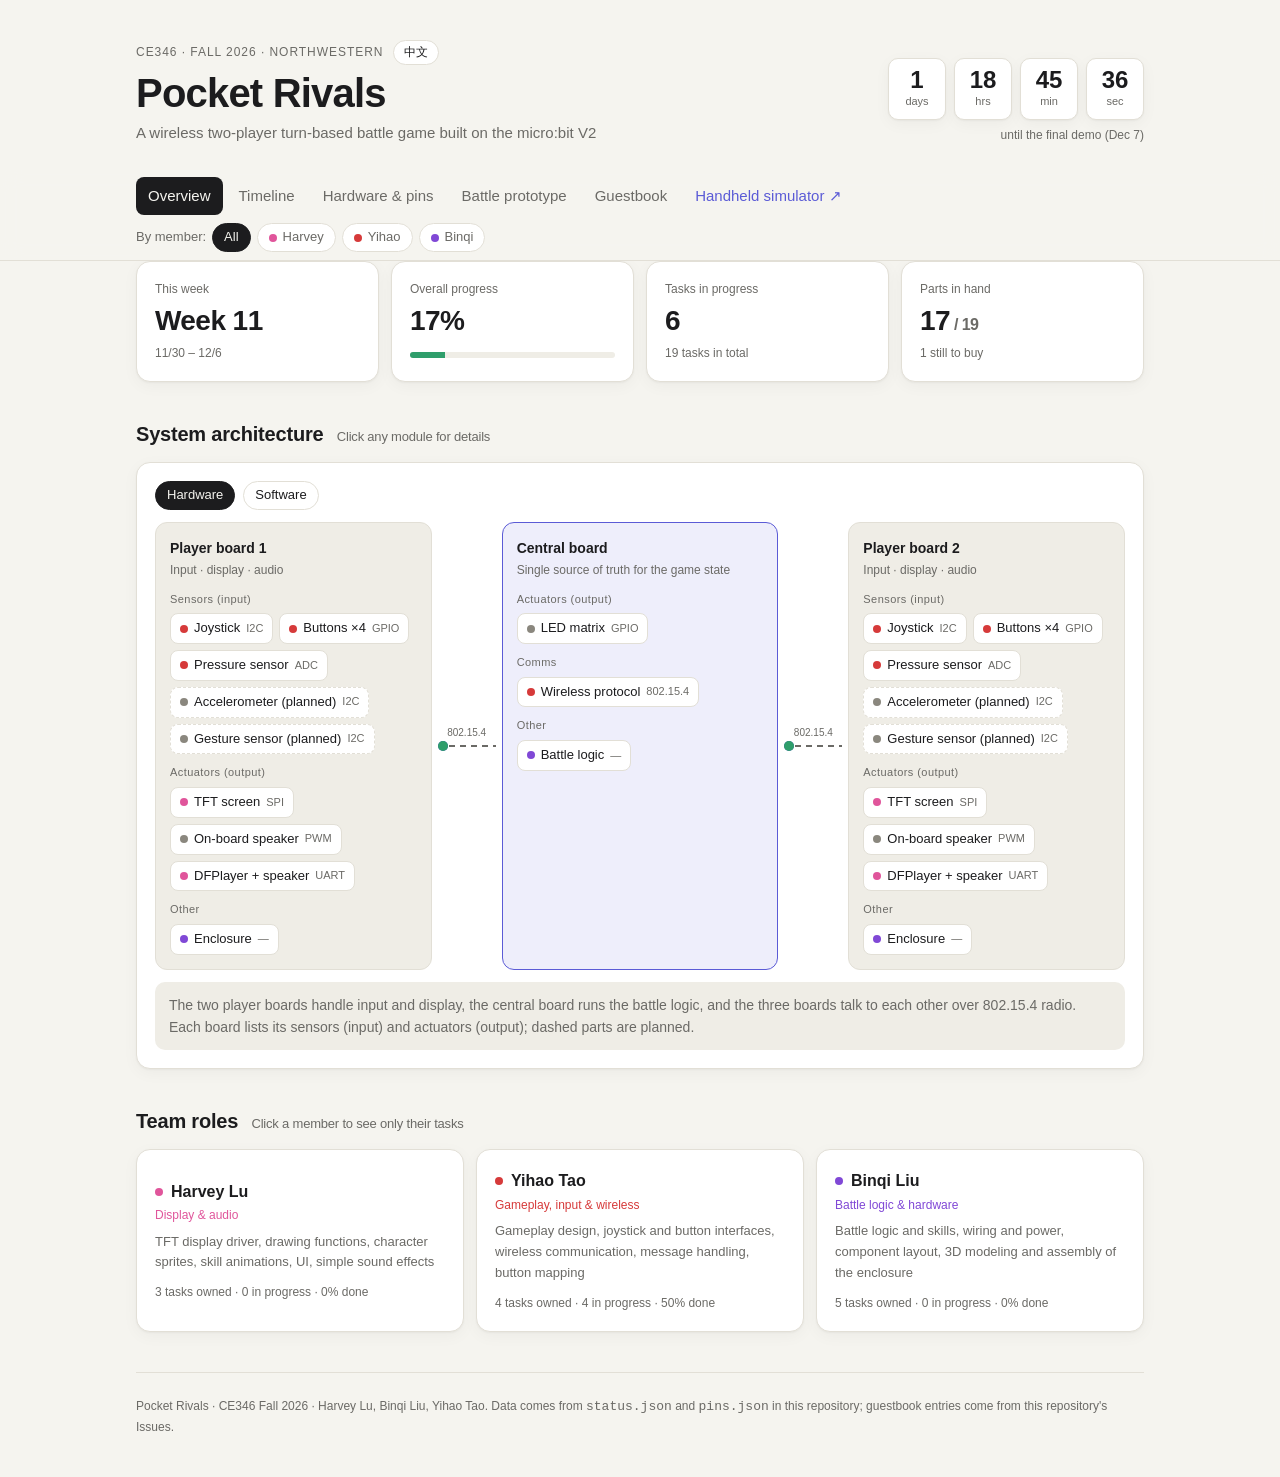
<file: index.html>
<!doctype html>
<html lang="zh-CN">
<head>
<meta charset="utf-8">
<meta name="viewport" content="width=device-width, initial-scale=1">
<title>Pocket Rivals 项目进展</title>
<meta name="description" content="CE346 Pocket Rivals：基于 micro:bit V2 的无线双人对战游戏，项目进展与分工。">
<link rel="icon" href="data:image/svg+xml,<svg xmlns='http://www.w3.org/2000/svg' viewBox='0 0 10 10'><rect x='1' y='2' width='8' height='7' rx='1' fill='%23e8663d'/><rect x='3' y='4' width='1' height='1' fill='%23fff'/><rect x='6' y='4' width='1' height='1' fill='%23fff'/></svg>">
<link rel="stylesheet" href="style.css">
<script src="i18n.js"></script>
<!-- three.js for the 3D pin map (hardware tab); only fetched when that tab first opens -->
<script type="importmap">
{"imports": {"three": "./vendor/three@0.160.0/build/three.module.min.js", "three/addons/": "./vendor/three@0.160.0/examples/jsm/"}}
</script>
</head>
<body>

<div class="wrap">
  <header class="hero">
    <div>
      <div class="eyebrow">CE346 · Fall 2026 · Northwestern <button class="lang-toggle" id="lang-toggle" type="button">EN</button></div>
      <h1>Pocket Rivals</h1>
      <p data-i18n="app.hero.tagline">基于 micro:bit V2 的无线双人回合制对战游戏</p>
    </div>
    <div>
      <div class="countdown" id="countdown" aria-live="off">
        <div class="unit"><div class="num" id="cd-d">–</div><div class="lbl" data-i18n="app.cd.d">天</div></div>
        <div class="unit"><div class="num" id="cd-h">–</div><div class="lbl" data-i18n="app.cd.h">时</div></div>
        <div class="unit"><div class="num" id="cd-m">–</div><div class="lbl" data-i18n="app.cd.m">分</div></div>
        <div class="unit"><div class="num" id="cd-s">–</div><div class="lbl" data-i18n="app.cd.s">秒</div></div>
      </div>
      <div class="countdown-cap" data-i18n="app.cd.cap">距离 Final demo（12 月 7 日）</div>
    </div>
  </header>
</div>

<nav class="nav">
  <div class="wrap">
    <div class="tabs" role="tablist">
      <button class="tab" role="tab" data-tab="overview" data-i18n="app.tab.overview">总览</button>
      <button class="tab" role="tab" data-tab="timeline" data-i18n="app.tab.timeline">时间线</button>
      <button class="tab" role="tab" data-tab="hardware" data-i18n="app.tab.hardware">硬件与 Pin</button>
      <button class="tab" role="tab" data-tab="battle" data-i18n="app.tab.battle">玩法原型</button>
      <button class="tab" role="tab" data-tab="reviews" data-i18n="app.tab.reviews">留言</button>
      <a class="tab tab-out" href="device.html" data-sim-link data-i18n="app.tab.device">掌机模拟器 ↗</a>
    </div>
    <div class="who" id="who"><span data-i18n="app.who.label">按成员看：</span></div>
  </div>
</nav>

<main class="wrap">

  <!-- ================= 总览 ================= -->
  <section class="panel" data-panel="overview">
    <div class="stats" id="stats"></div>

    <h2><span data-i18n="app.overview.arch">系统架构</span> <small data-i18n="app.overview.archHint">点击任意模块查看详情</small></h2>
    <div class="card">
      <div class="row arch-view" id="arch-view">
        <button class="chip" data-view="hw" data-i18n="app.arch.hw">硬件</button>
        <button class="chip" data-view="sw" data-i18n="app.arch.sw">软件</button>
      </div>
      <div class="arch" id="arch"></div>
      <div class="detail" id="arch-detail"><span class="muted" data-i18n="app.overview.archIntro">两块玩家板负责输入和显示，中央板负责战斗逻辑，三块板之间用 802.15.4 无线通信。每块板按传感器（输入）和执行器（输出）分组，虚线框是计划中的部件。</span></div>
    </div>

    <h2><span data-i18n="app.overview.team">团队分工</span> <small data-i18n="app.overview.teamHint">点击成员只看 TA 的任务</small></h2>
    <div class="team" id="team"></div>
  </section>

  <!-- ================= 时间线 ================= -->
  <section class="panel" data-panel="timeline" hidden>
    <h2><span data-i18n="app.timeline.title">时间线</span> <small data-i18n="app.timeline.hint">点击任务看详情</small></h2>
    <div class="card">
      <div class="toolbar">
        <div class="seg" id="grp-seg">
          <button data-g="" aria-pressed="true" data-i18n="app.all">全部</button>
          <button data-g="里程碑" data-i18n="app.timeline.milestones">里程碑</button>
          <button data-g="模块任务" data-i18n="app.timeline.modules">模块任务</button>
        </div>
        <label><input type="checkbox" id="only-now"> <span data-i18n="app.timeline.onlyNow">只看本周进行中的</span></label>
      </div>
      <div class="scroll"><table class="gantt" id="gantt"></table></div>
      <div class="legend">
        <span style="--c: var(--done)" data-i18n="app.task.done">已完成</span>
        <span style="--c: var(--doing)" data-i18n="app.task.doing">进行中</span>
        <span style="--c: var(--todo)" data-i18n="app.task.todo">计划中</span>
        <span style="--c: var(--accent-soft)" data-i18n="app.timeline.thisWeek">当前周</span>
      </div>
      <div class="detail" id="task-detail"><span class="muted" data-i18n="app.timeline.clickTask">点击上面的任意任务。</span></div>
    </div>
  </section>

  <!-- ================= 硬件 ================= -->
  <section class="panel" data-panel="hardware" hidden>
    <h2 data-i18n="app.drv.title">驱动程序（我们自己写）</h2>
    <div class="card">
      <p class="muted drv-intro" data-i18n="app.drv.intro">这是微控制器课程，下面这些外设驱动由我们自己动手写。游戏逻辑、画面和模拟器都用同一套接口，每个驱动写好就能直接接上。</p>
      <div class="scroll drv-scroll"><table class="drivers" id="drivers"></table></div>
    </div>

    <h2 data-i18n="app.hw.parts">采购清单</h2>
    <div class="card">
      <div class="toolbar" id="part-filter"></div>
      <div class="meter" id="part-meter" style="height:8px;margin:0 0 6px"></div>
      <div class="legend" id="part-legend" style="margin:0 0 8px"></div>
      <ul class="parts" id="parts"></ul>
    </div>

    <h2><span data-i18n="app.hw.pinMap">Pin 分配图</span> <small data-i18n="app.hw.pinHint">点击 pin 查看详情</small></h2>
    <div class="card">
      <div class="toolbar">
        <div class="seg" id="board-seg">
          <button data-b="player" aria-pressed="true" data-i18n="app.board.player">玩家板</button>
          <button data-b="central" data-i18n="app.board.central">中央板</button>
        </div>
        <label class="switch"><input type="checkbox" id="no-matrix"> <span data-i18n="app.hw.noMatrix">停用板载 LED 点阵</span></label>
      </div>
      <p class="muted" id="pin-note" style="margin:0 0 10px;font-size:13px"></p>
      <div class="p3d" id="p3d">
        <div class="p3d-stage" id="p3d-stage"><div class="p3d-loading" data-i18n="p3d.loading">正在加载 3D 视图…</div></div>
        <button class="btn p3d-reset" id="p3d-reset" type="button" hidden data-i18n="p3d.reset">重置视角</button>
        <div class="p3d-foot"><span class="p3d-hint" id="p3d-hint"></span><span class="p3d-legend" id="p3d-legend"></span></div>
      </div>
      <div class="detail" id="pin-detail"><span class="muted" data-i18n="app.pin.clickAny">点击任意 pin。</span></div>
      <div class="pin-summary" id="pin-summary" style="margin-top:16px"></div>
      <div class="pins" id="pins"></div>
      <div class="legend" id="pin-legend"></div>
      <ul class="notes" id="pin-extra"></ul>
    </div>
  </section>

  <!-- ================= 玩法原型 ================= -->
  <section class="panel" data-panel="battle" hidden>
    <h2><span data-i18n="battle.title">战斗玩法原型</span> <small data-i18n="battle.titleSub">两人同屏对战，边玩边调参数；规则与固件一致（docs/attack-trial.md）</small>
      <a class="sim-link" href="device.html" data-sim-link data-i18n="app.simLink">在掌机模拟器里看 →</a></h2>
    <div class="card">
      <div class="arena">
        <div class="fighter" id="f0"></div>
        <div class="mid">
          <div class="prompt" id="prompt">加载中…</div>
          <div>
            <div class="gauge-lbl"><span><span data-i18n="battle.trialLbl">攻击测试</span><span class="trial-kind" id="trial-kind"></span><span class="stage-tag" id="trial-stage"></span><span class="trial-cue" id="trial-cue" aria-live="polite"></span></span><span id="trial-val">—</span></div>
            <div class="gauge trial-gauge" id="trial-gauge"><div class="band" id="trial-band"></div><div class="ptr" id="trial-ptr"></div><div class="lane" id="trial-lane" hidden></div></div>
            <div class="trial-track" id="trial-track" aria-hidden="true"><span class="seg ready"><i></i></span><span class="seg"><i></i><b>第1层</b></span><span class="seg"><i></i><b>第2层</b></span><span class="seg"><i></i><b>第3层</b></span></div>
            <div class="tier" id="tier"></div>
          </div>
          <div>
            <div class="gauge-lbl"><span data-i18n="battle.blockLbl">连续格挡</span><span id="def-val">—</span></div>
            <div class="gauge" id="def-gauge"><div class="zone" id="def-zone"><i id="def-perfect"></i></div><div class="cursor" id="def-cursor" style="left:0"></div></div>
            <div class="hits" id="hits"></div>
          </div>
          <div class="row"><button class="btn" id="restart" data-i18n="battle.restart">重新开始</button><button class="btn" id="battle-sound" type="button" aria-pressed="true">拍子声：开</button><span class="spacer"></span><span class="muted" style="font-size:12px"><span data-i18n="battle.round">回合</span> <b id="round">1</b></span></div>
          <ul class="log" id="log"></ul>
        </div>
        <div class="fighter" id="f1"></div>
      </div>
    </div>

    <h2 data-i18n="battle.rulesTitle">规则</h2>
    <div class="card" style="font-size:14px">
      <ol style="margin:0;padding-left:20px">
        <li data-i18n-html="battle.rule1">每人 3 只宠物，开局暗中选出场：<b style="color:var(--fire)">火</b> 克 <b style="color:var(--grass)">草</b> 克 <b style="color:var(--water)">水</b> 克 <b style="color:var(--fire)">火</b>。</li>
        <li data-i18n-html="battle.rule2"><b>攻击测试</b>，每只宠物一种：焰灵按住攻击键让指针跟住光带；潮影用攻击 / 防御键（或 ← / →）左右转动掌机，让水珠留在浪尖上；叶芽跟着拍子，音符到线时按攻击键，灰点是空拍别按。</li>
        <li data-i18n-html="battle.rule3">共 3 层，一层比一层快；得分决定<b>普通</b> / <b>强力</b> / <b>全力一击</b>。</li>
        <li data-i18n-html="battle.rule4"><b>防守</b>：光标进入绿区时按格挡，连挡 1–3 次。</li>
        <li data-i18n-html="battle.rule5">也可以不攻击，改用<b>技能</b>或<b>换宠物</b>。</li>
        <li data-i18n-html="battle.rule6">宠物倒下就派下一只，3 只全倒下就输了。</li>
      </ol>
    </div>

    <h2><span data-i18n="battle.paramsTitle">参数调节</span> <small data-i18n="battle.paramsSub">名字和默认值与 game_config.h 相同，复制后可以直接替换整个文件</small></h2>
    <div class="card">
      <div class="params" id="params"></div>
      <pre class="snippet mono" id="param-c"></pre>
      <div class="row"><button class="btn" id="copy-c" data-i18n="battle.copyC">复制 C 代码</button><button class="btn" id="reset-params" data-i18n="battle.resetParams">恢复默认</button></div>
    </div>
  </section>

  <!-- ================= 留言 ================= -->
  <section class="panel" data-panel="reviews" hidden>
    <h2><span data-i18n="reviews.title">留言板</span> <small data-i18n="reviews.subtitle">玩过原型或者看过 demo？留下你对游戏的评价，也可以回复别人的评价</small></h2>
    <div class="card rv-summary" id="rv-summary"></div>

    <h2 data-i18n="reviews.write">写一条评价</h2>
    <div class="card">
      <div class="rv-picker">
        <div class="rv-stars" id="rv-stars"></div>
        <span class="muted" id="rv-stars-label"></span>
      </div>
      <form class="composer" id="rv-form" onsubmit="return false">
        <label><span data-i18n="reviews.form.pet">最喜欢的宠物</span><select name="pet"></select></label>
        <label><span data-i18n="reviews.form.name">署名（可选）</span><input name="name" maxlength="40" placeholder="留空显示 GitHub 用户名" data-i18n-attr="placeholder:reviews.form.namePh"></label>
        <label class="full"><span data-i18n="reviews.form.comment">评价</span><textarea name="comment" rows="3" placeholder="好玩的地方、不好玩的地方、想加什么" data-i18n-attr="placeholder:reviews.form.commentPh"></textarea></label>
      </form>
      <div class="row" style="margin-top:12px">
        <a class="btn primary" id="rv-submit" href="#" target="_blank" rel="noopener" data-i18n="reviews.form.submit">去 GitHub 发布 ↗</a>
      </div>
      <p class="muted" style="font-size:12px;margin:10px 0 0" data-i18n="reviews.form.note">会打开一个填好内容的 GitHub 页面，点 Create 就发布了（需要登录 GitHub 账号，不需要是协作者）。回来点「刷新」就能看到。</p>
    </div>

    <h2 data-i18n="reviews.list">大家的评价</h2>
    <div class="toolbar">
      <div class="row" id="rv-sort">
        <button class="chip" data-sort="new" data-i18n="reviews.sort.new">最新</button>
        <button class="chip" data-sort="high" data-i18n="reviews.sort.high">评分最高</button>
      </div>
      <button class="btn" id="rv-refresh" style="margin-left:auto" data-i18n="reviews.refresh">刷新</button>
    </div>
    <div id="rv-list"></div>
  </section>

</main>

<div class="wrap">
  <footer data-i18n-html="app.footer">
    Pocket Rivals · CE346 Fall 2026 · Harvey Lu、Binqi Liu、Yihao Tao。
    数据来自本仓库的 <code>status.json</code>、<code>pins.json</code>，留言来自本仓库的 Issues。
  </footer>
</div>

<div class="toast" id="toast"></div>

<script src="app.js"></script>
<script src="pet-trials.js"></script>
<script src="battle.js"></script>
<script src="reviews.js"></script>
</body>
</html>
</file>
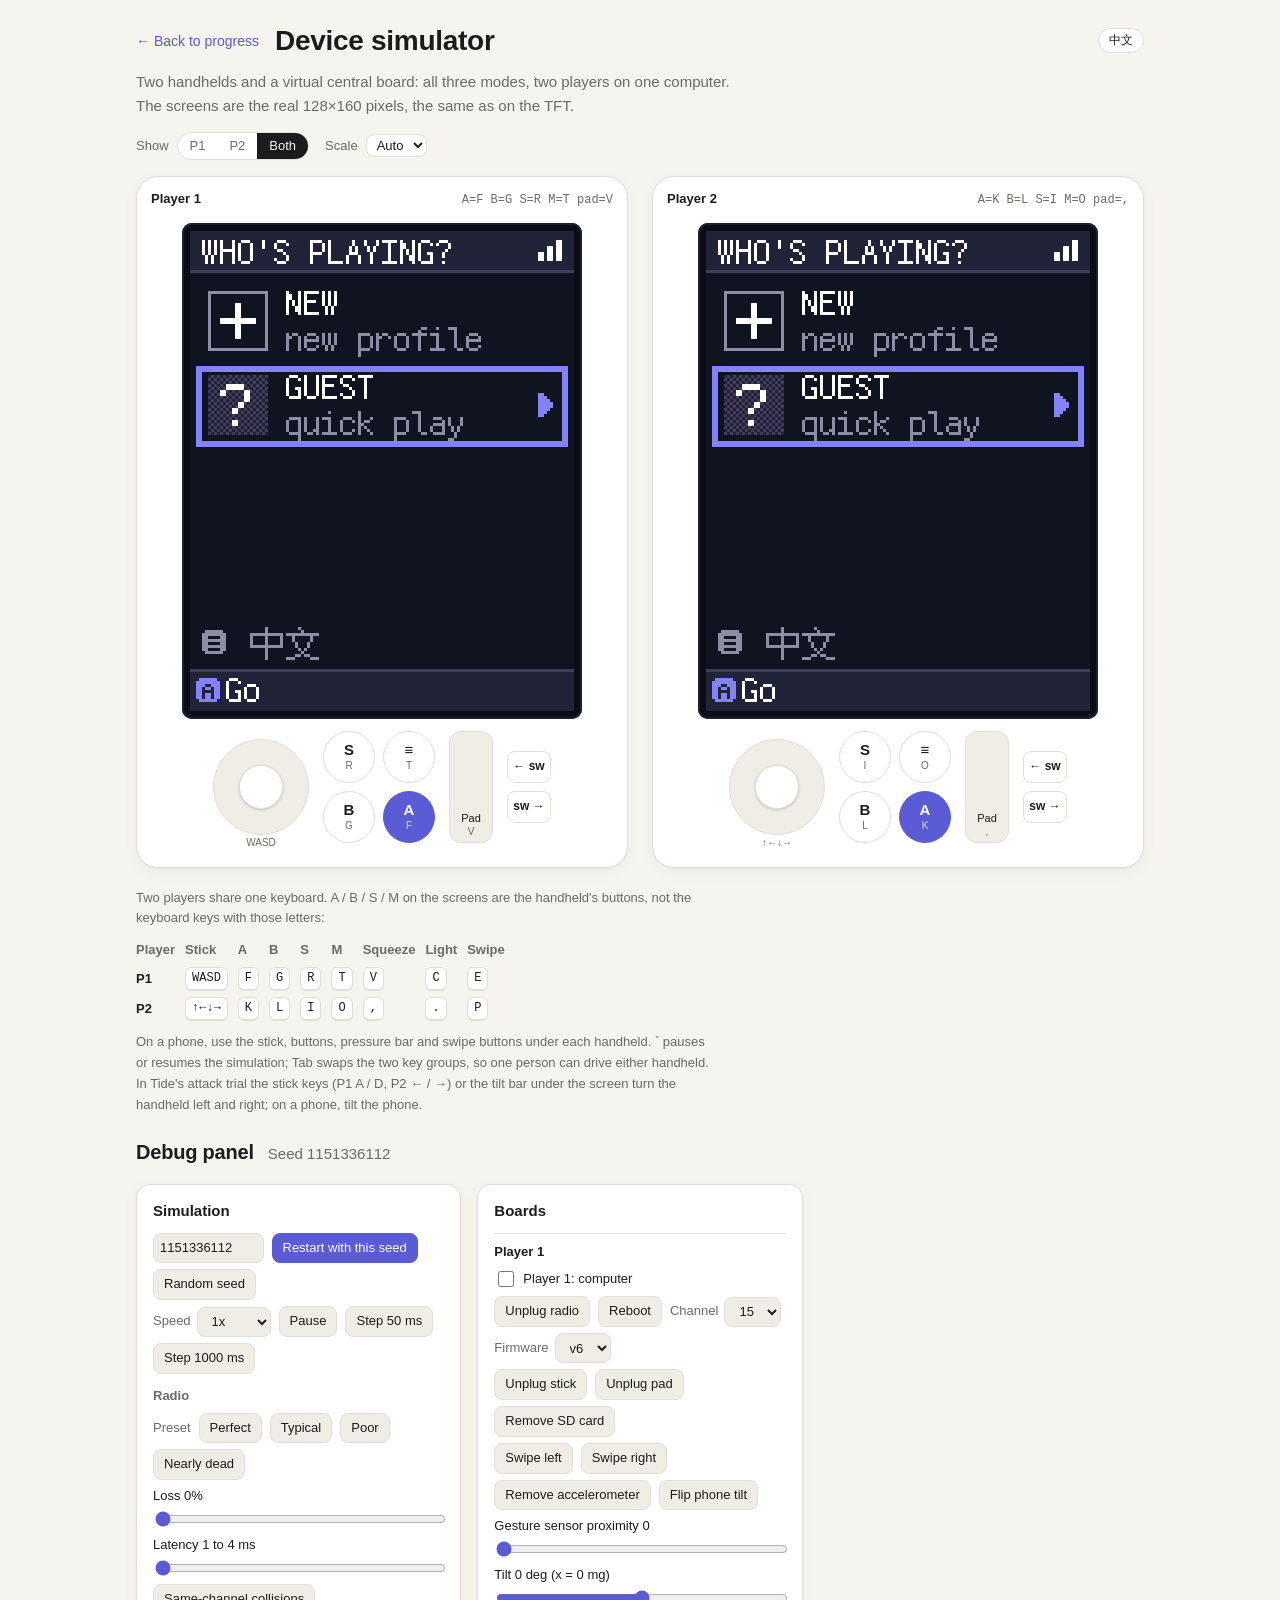
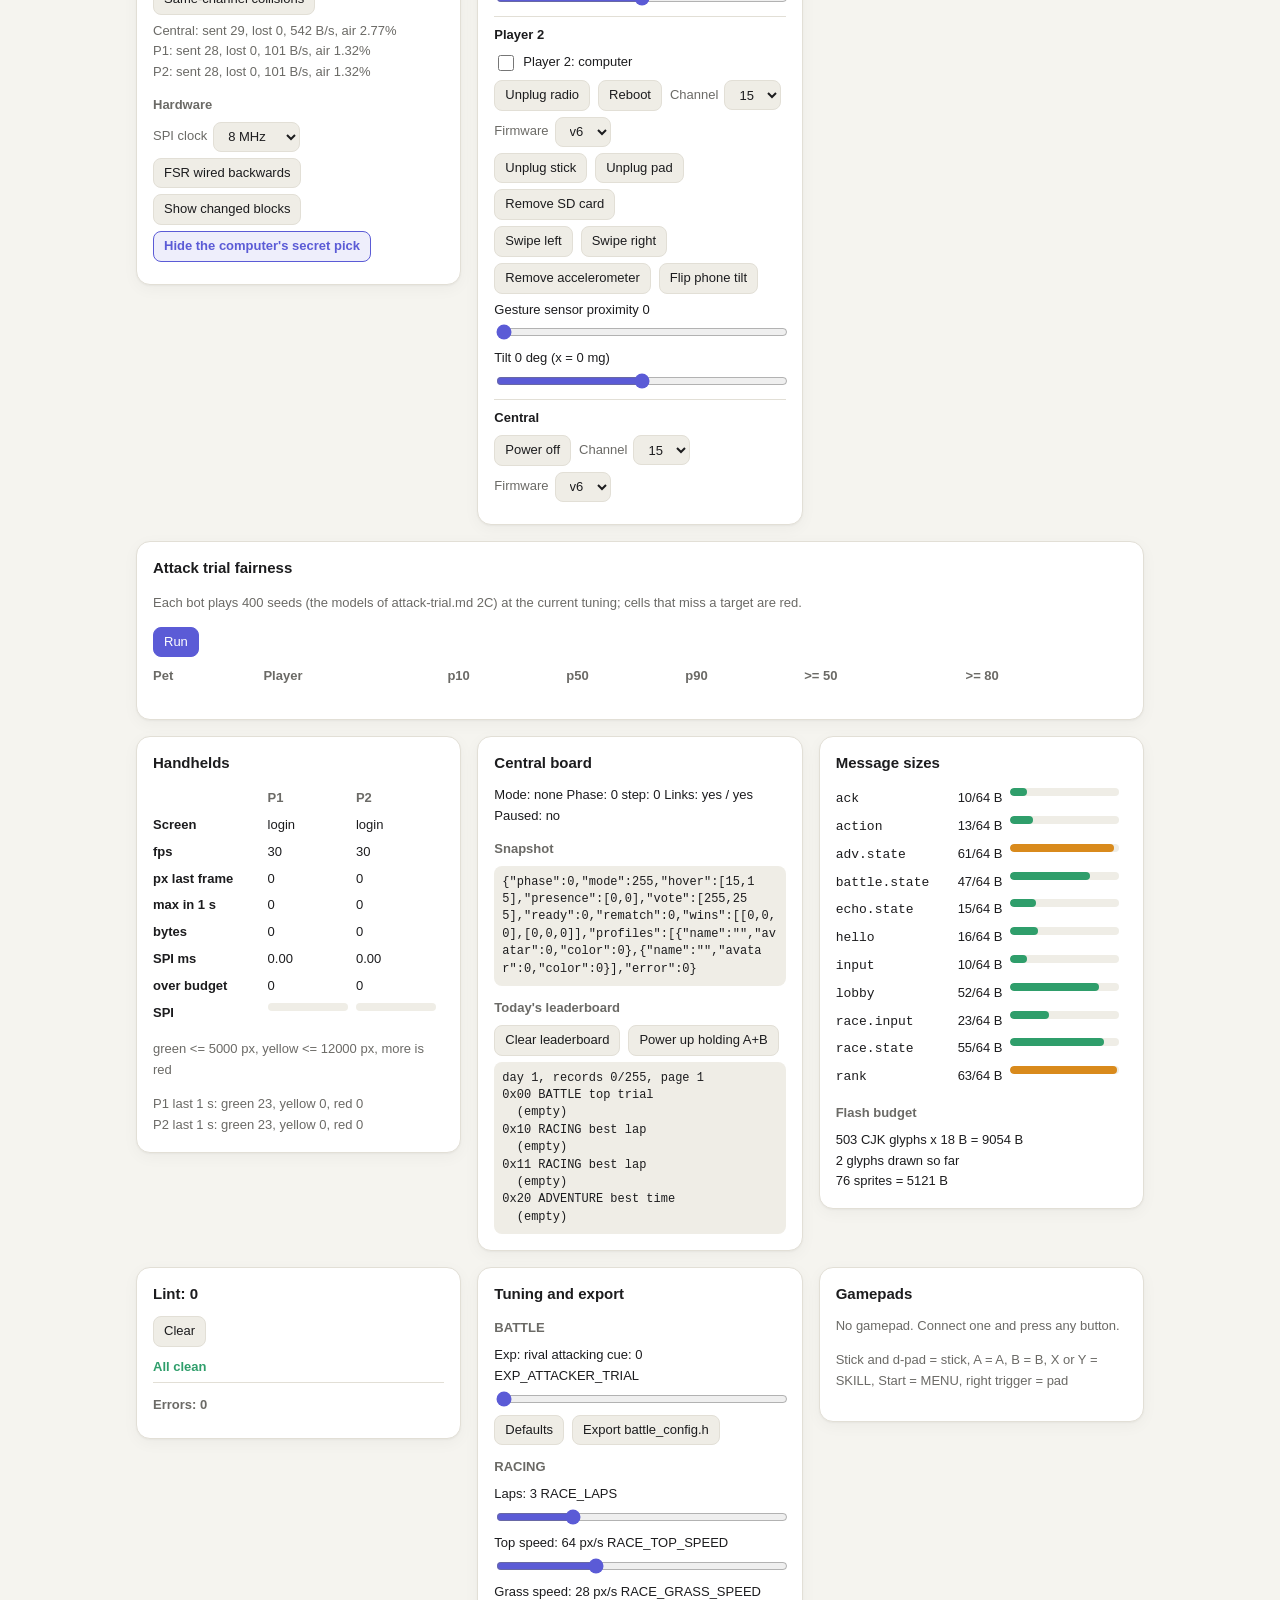
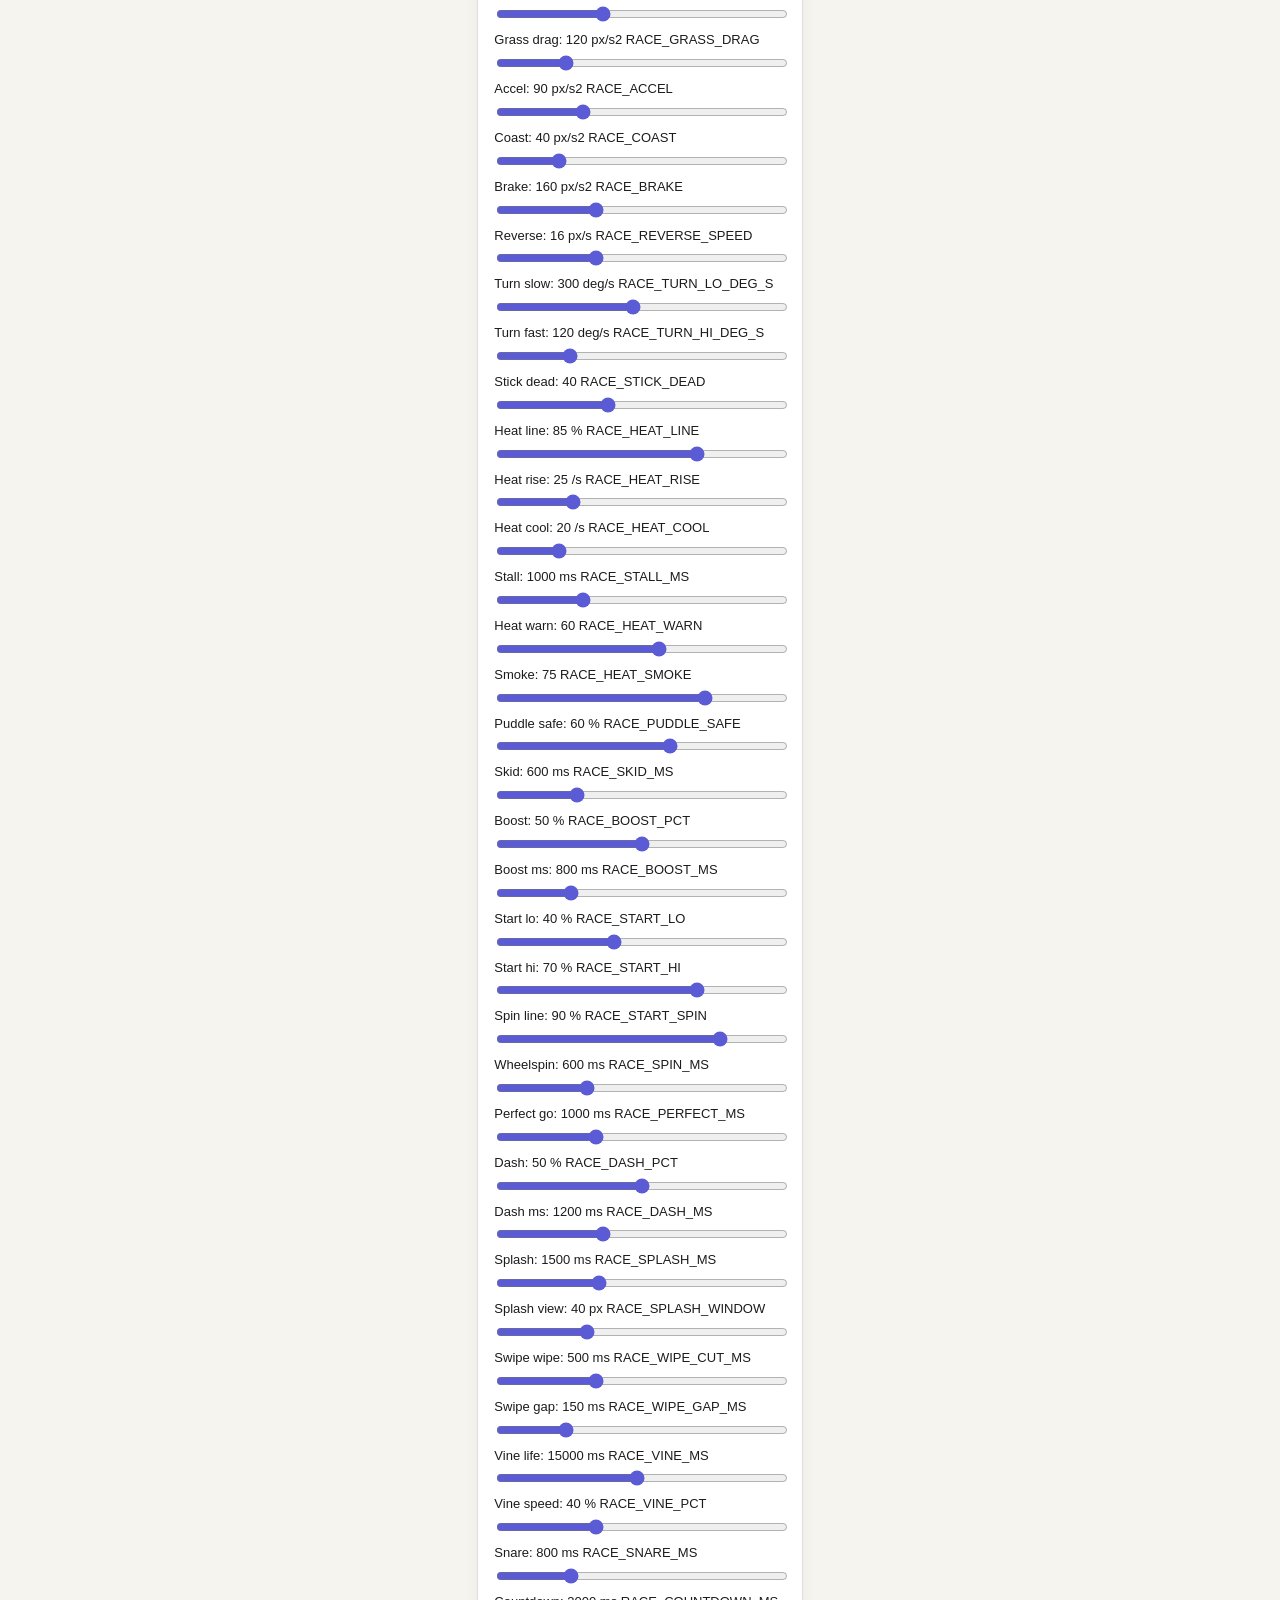
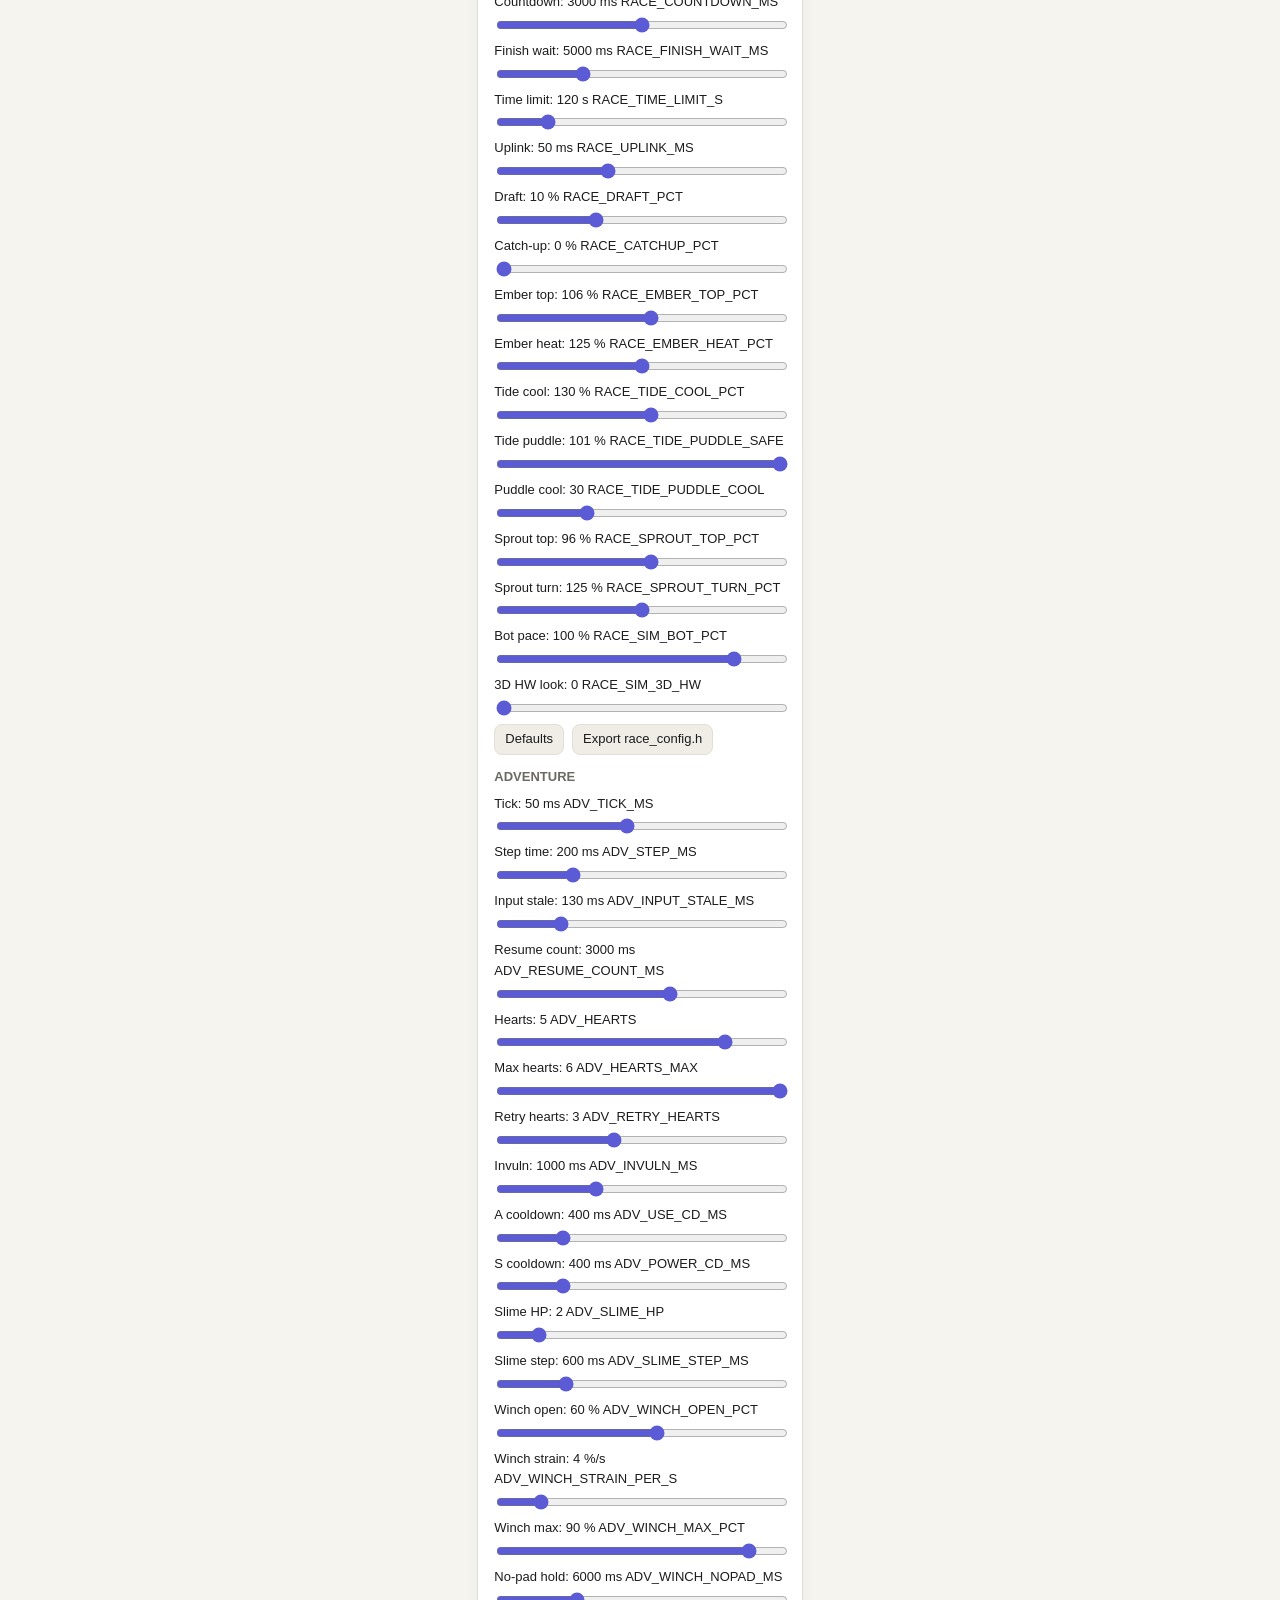
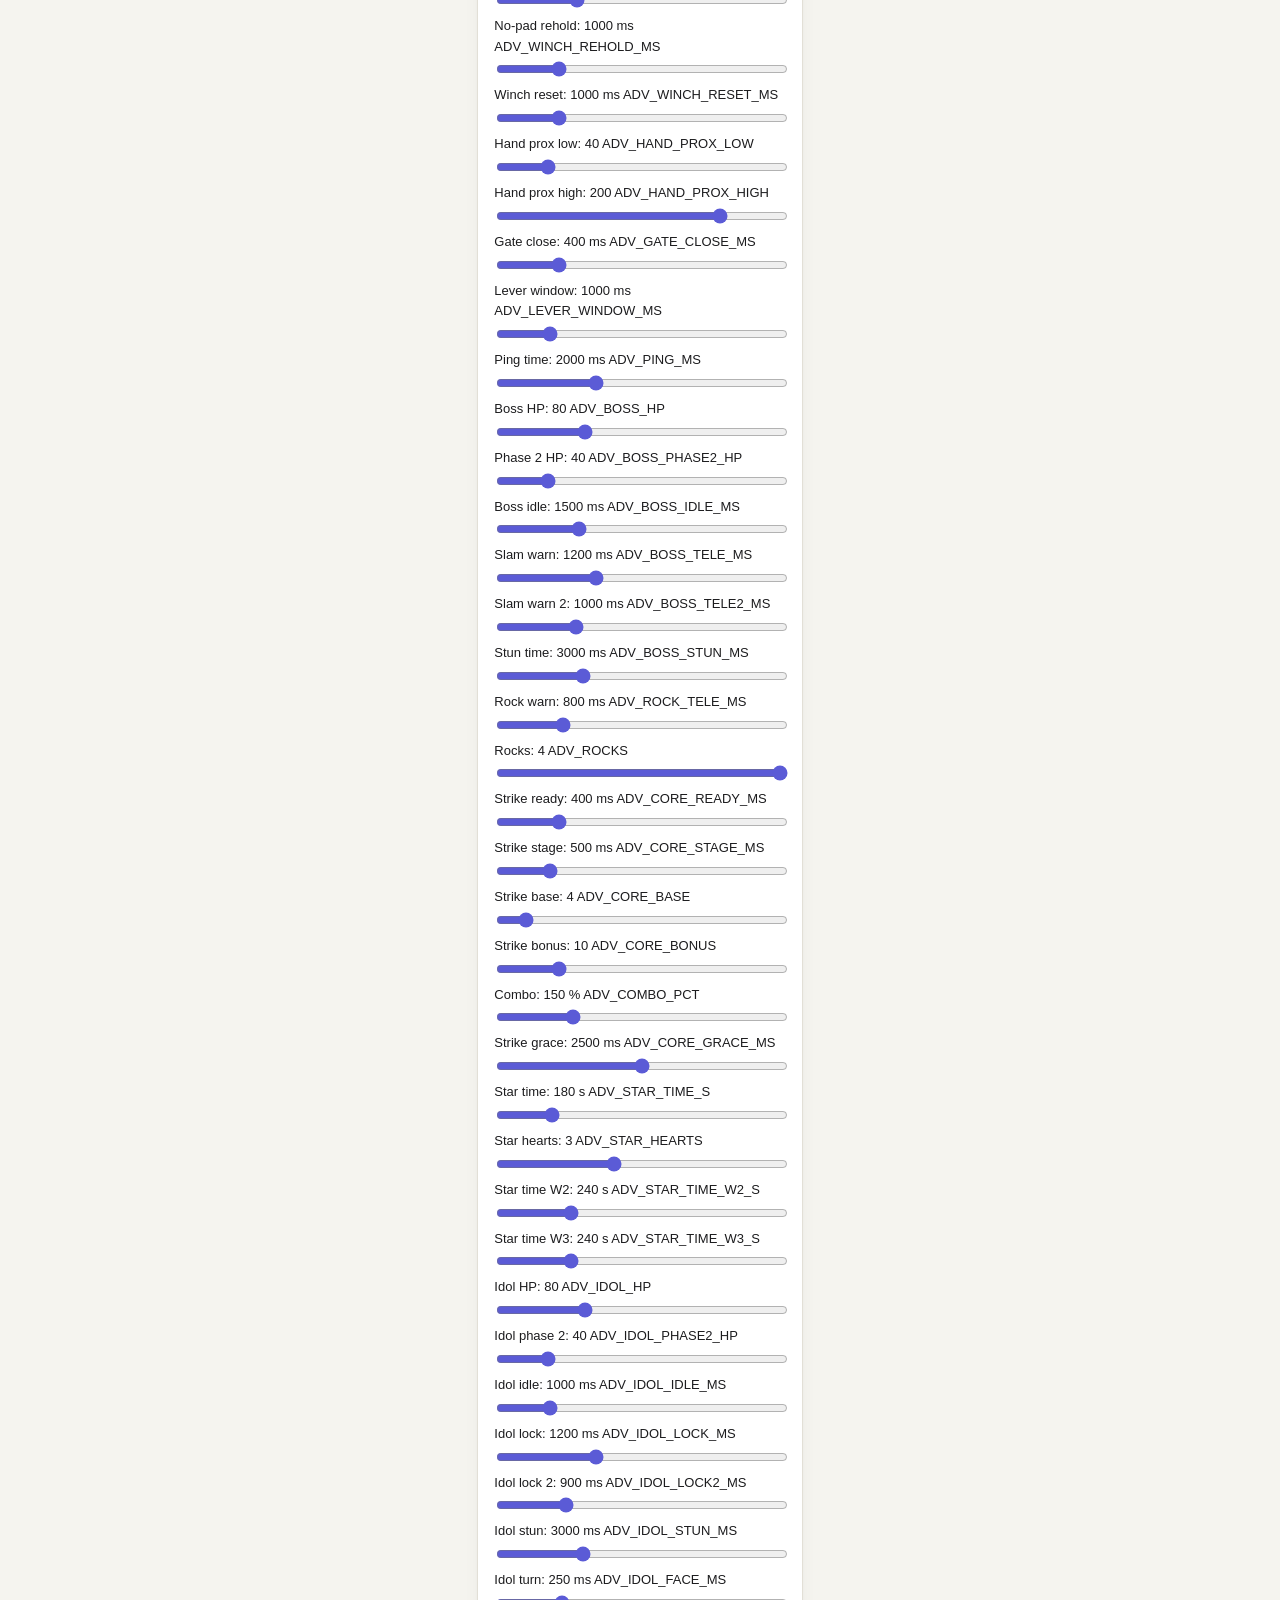
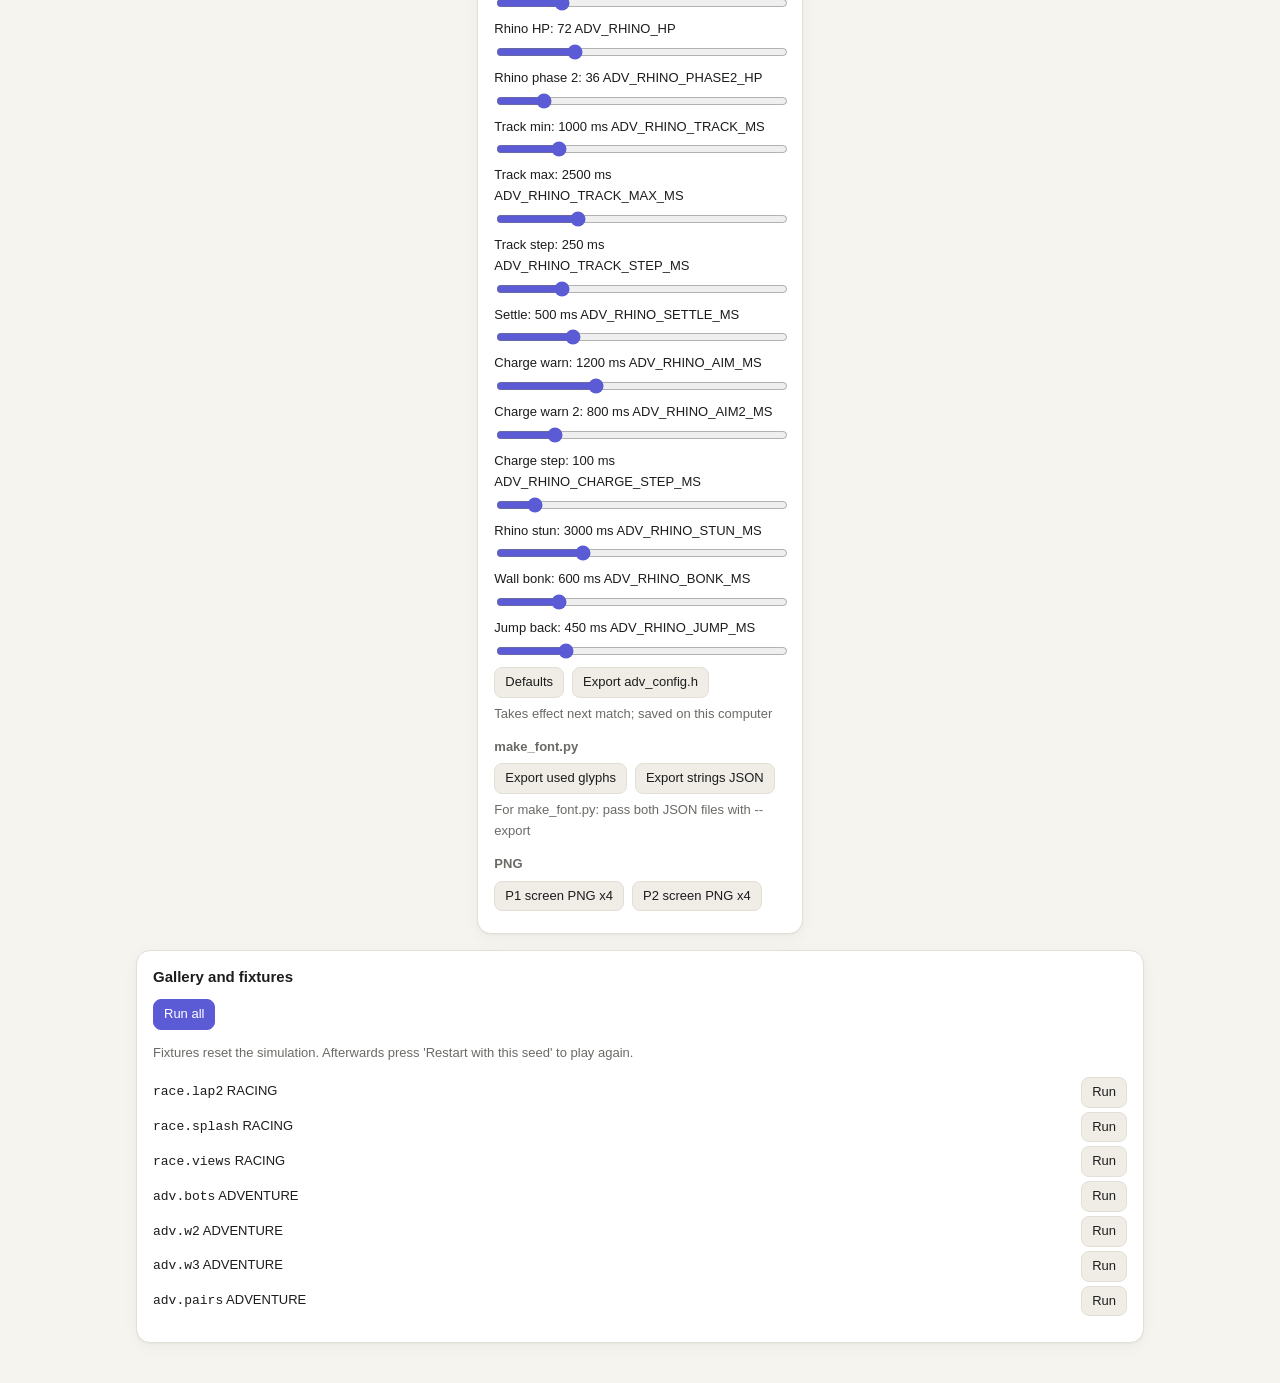
<file: device.html>
<!doctype html>
<html lang="zh-CN">
<head>
<meta charset="utf-8">
<meta name="viewport" content="width=device-width, initial-scale=1">
<title>掌机模拟器 Device simulator</title>
<meta name="description" content="Pocket Rivals 掌机模拟器：两台 128×160 掌机和一块虚拟中央板，对抗、双人赛车、双人冒险。">
<link rel="icon" href="data:image/svg+xml,<svg xmlns='http://www.w3.org/2000/svg' viewBox='0 0 10 10'><rect x='2' y='0.5' width='6' height='9' rx='1' fill='%23212439'/><rect x='3' y='1.5' width='4' height='4' fill='%238482ff'/><circle cx='6' cy='7.5' r='.8' fill='%23e76539'/></svg>">
<link rel="stylesheet" href="style.css">
<link rel="stylesheet" href="device.css">
<!-- i18n.js goes in <head>, before every other script (it hides the page in English until translated) -->
<script src="i18n.js"></script>
</head>
<body>
<header class="device-head wrap">
  <a href="index.html" data-i18n="dev.page.back">← 返回进展页</a>
  <h1 data-i18n="dev.page.title">掌机模拟器</h1>
  <button class="lang-toggle" id="lang-toggle" type="button">EN</button>
</header>
<!-- device-core.js builds the two handhelds here; device-debug.js adds the debug panel -->
<main id="device-root" class="wrap"></main>
<script src="pet-trials.js"></script>
<script src="device-core.js"></script>
<!-- step 0 ships a stub (null); the generated m font table replaces it -->
<script src="device-font.js"></script>
<script src="screens-boot-login.js"></script>
<script src="screens-menu.js"></script>
<script src="mode-battle.js"></script>
<script src="mode-racing.js"></script>
<script src="mode-adventure.js"></script>
<script src="device-debug.js"></script>
</body>
</html>
</file>
<file: style.css>
:root {
  --bg: #f5f4ef;
  --surface: #ffffff;
  --surface-2: #efede6;
  --ink: #1c1c1e;
  --muted: #6b6a66;
  --line: #e2dfd6;
  --accent: #5b5bd6;
  --accent-soft: rgba(91, 91, 214, .10);
  --done: #2f9e6b;
  --doing: #d98a1c;
  --todo: #c4c1b7;
  --fire: #e8663d;
  --water: #2f8fd6;
  --grass: #4a9e3a;
  --star: #e3a21a;
  --good: #2f9e6b;
  --perfect: #1f7a52;
  --danger: #d6453d;
  --m-harvey: #e0559b;
  --m-yihao: #d63a3a;
  --m-binqi: #8048d6;
  --m-all: #8a877e;
  --c-tft: #c2557a;
  --c-audio: #b07a2a;
  --c-joy: #5b5bd6;
  --c-btn: #2a9a8b;
  --c-fsr: #8a5bd6;
  --c-gest: #2f8fd6;
  --c-beep: #e0702f;
  --c-accel: #4a9e3a;
  --c-matrix: #d6453d;
  --c-radio: #2f8fd6;
  --c-logic: #8048d6;
  --shadow: 0 1px 2px rgba(0, 0, 0, .04), 0 4px 16px rgba(0, 0, 0, .04);
  --radius: 14px;
  color-scheme: light;
}

@media (prefers-color-scheme: dark) {
  :root:not([data-theme="light"]) {
    --bg: #131315;
    --surface: #1c1c20;
    --surface-2: #25252a;
    --ink: #ececef;
    --muted: #9b9aa2;
    --line: #2f2f36;
    --accent: #8f8ff2;
    --accent-soft: rgba(143, 143, 242, .14);
    --todo: #45454d;
    --m-harvey: #f27ab5;
    --m-yihao: #f26b6b;
    --m-binqi: #a97ff2;
    --m-all: #9b9aa2;
    --c-tft: #e07a9c;
    --c-audio: #d9a24f;
    --c-joy: #8f8ff2;
    --c-btn: #4cc2b1;
    --c-fsr: #b08ff2;
    --c-gest: #5aaef0;
    --c-beep: #f08a54;
    --c-accel: #6cc25a;
    --c-matrix: #f26b6b;
    --c-radio: #5aaef0;
    --c-logic: #a97ff2;
    --shadow: none;
    color-scheme: dark;
  }
}
:root[data-theme="dark"] {
  --bg: #131315;
  --surface: #1c1c20;
  --surface-2: #25252a;
  --ink: #ececef;
  --muted: #9b9aa2;
  --line: #2f2f36;
  --accent: #8f8ff2;
  --accent-soft: rgba(143, 143, 242, .14);
  --todo: #45454d;
  --m-harvey: #f27ab5;
  --m-yihao: #f26b6b;
  --m-binqi: #a97ff2;
  --m-all: #9b9aa2;
  --c-tft: #e07a9c;
  --c-audio: #d9a24f;
  --c-joy: #8f8ff2;
  --c-btn: #4cc2b1;
  --c-fsr: #b08ff2;
  --c-gest: #5aaef0;
  --c-beep: #f08a54;
  --c-accel: #6cc25a;
  --c-matrix: #f26b6b;
  --c-radio: #5aaef0;
  --c-logic: #a97ff2;
  --shadow: none;
  color-scheme: dark;
}

* { box-sizing: border-box; }
html { -webkit-text-size-adjust: 100%; }
body {
  margin: 0;
  background: var(--bg);
  color: var(--ink);
  font: 15px/1.6 -apple-system, BlinkMacSystemFont, "PingFang SC", "Hiragino Sans GB",
        "Microsoft YaHei", "Noto Sans SC", "Segoe UI", Roboto, sans-serif;
}
/* English: Latin fonts first (Windows would otherwise use YaHei's Latin letters) */
html[lang="en"] body {
  font-family: -apple-system, BlinkMacSystemFont, "Segoe UI", Roboto, "Helvetica Neue", Arial,
               "PingFang SC", "Microsoft YaHei", "Noto Sans SC", sans-serif;
}
button, input, select, textarea { font: inherit; color: inherit; }
a { color: var(--accent); }
code, pre, .mono { font-family: ui-monospace, SFMono-Regular, Menlo, Consolas, monospace; font-size: 13px; }

.wrap { max-width: 1040px; margin: 0 auto; padding: 0 16px; }

/* ---------- header ---------- */
.hero { padding: 40px 0 24px; display: flex; flex-wrap: wrap; gap: 24px; align-items: flex-end; justify-content: space-between; }
.eyebrow { display: flex; align-items: center; gap: 10px; font-size: 12px; letter-spacing: .08em; text-transform: uppercase; color: var(--muted); }
.lang-toggle { border: 1px solid var(--line); background: var(--surface); color: var(--ink); border-radius: 999px; padding: 2px 10px; font-size: 12px; letter-spacing: 0; text-transform: none; cursor: pointer; }
.lang-toggle:hover { border-color: var(--muted); }
.hero h1 { font-size: 40px; line-height: 1.1; margin: 6px 0 6px; letter-spacing: -0.02em; }
.hero p { margin: 0; color: var(--muted); }
.countdown { display: flex; gap: 8px; align-items: flex-end; }
.countdown .unit { background: var(--surface); border: 1px solid var(--line); border-radius: 10px; padding: 8px 10px; min-width: 58px; text-align: center; box-shadow: var(--shadow); }
.countdown .num { font-size: 24px; font-weight: 700; font-variant-numeric: tabular-nums; line-height: 1.1; }
.countdown .lbl { font-size: 11px; color: var(--muted); }
.countdown-cap { font-size: 12px; color: var(--muted); margin-top: 6px; text-align: right; }

/* ---------- nav ---------- */
.nav { position: sticky; top: 0; z-index: 10; background: color-mix(in srgb, var(--bg) 88%, transparent); backdrop-filter: blur(10px); -webkit-backdrop-filter: blur(10px); border-bottom: 1px solid var(--line); }
.nav .wrap { display: flex; flex-wrap: wrap; gap: 8px 16px; align-items: center; justify-content: space-between; padding-top: 8px; padding-bottom: 8px; }
.tabs { display: flex; gap: 4px; overflow-x: auto; scrollbar-width: none; }
.tabs::-webkit-scrollbar { display: none; }
.tab { border: 0; background: transparent; padding: 7px 12px; border-radius: 8px; cursor: pointer; color: var(--muted); white-space: nowrap; }
.tab:hover { background: var(--surface-2); color: var(--ink); }
.tab[aria-selected="true"] { background: var(--ink); color: var(--bg); }
a.tab-out { text-decoration: none; color: var(--accent); }
a.tab-out:hover { color: var(--accent); }
h2 .sim-link { font-size: 13px; font-weight: 500; margin-left: 10px; white-space: nowrap; }
.who { display: flex; gap: 6px; align-items: center; font-size: 13px; color: var(--muted); flex-wrap: wrap; }

.chip { border: 1px solid var(--line); background: var(--surface); border-radius: 999px; padding: 3px 11px; font-size: 13px; cursor: pointer; display: inline-flex; align-items: center; gap: 6px; }
.chip:hover { border-color: var(--muted); }
.chip[aria-pressed="true"] { border-color: var(--ink); background: var(--ink); color: var(--bg); }
.dot { width: 8px; height: 8px; border-radius: 50%; display: inline-block; background: var(--c, var(--m-all)); flex: none; }

/* ---------- layout ---------- */
main { padding: 28px 0 80px; }
main.wrap { padding-bottom: 40px; }
.panel[hidden] { display: none; }
h2 { font-size: 20px; margin: 36px 0 12px; letter-spacing: -0.01em; }
h2:first-child { margin-top: 0; }
h2 small { font-size: 13px; font-weight: 400; color: var(--muted); margin-left: 8px; }
.card { background: var(--surface); border: 1px solid var(--line); border-radius: var(--radius); padding: 18px; box-shadow: var(--shadow); }
.muted { color: var(--muted); }
.row { display: flex; flex-wrap: wrap; gap: 8px; align-items: center; }
.spacer { flex: 1; }
.btn { border: 1px solid var(--line); background: var(--surface); padding: 6px 14px; border-radius: 8px; cursor: pointer; }
.btn:hover { border-color: var(--muted); }
.btn.primary { background: var(--accent); border-color: var(--accent); color: #fff; }
.btn:disabled { opacity: .4; cursor: not-allowed; }

/* ---------- stats ---------- */
.stats { display: grid; grid-template-columns: repeat(auto-fit, minmax(170px, 1fr)); gap: 12px; }
.stat .k { font-size: 12px; color: var(--muted); }
.stat .v { font-size: 28px; font-weight: 700; letter-spacing: -0.02em; font-variant-numeric: tabular-nums; }
.stat .s { font-size: 12px; color: var(--muted); }
.meter { height: 6px; background: var(--surface-2); border-radius: 999px; overflow: hidden; margin-top: 8px; display: flex; }
.meter > i { display: block; height: 100%; }

/* ---------- architecture ---------- */
.arch { display: grid; grid-template-columns: 1fr 70px 1fr 70px 1fr; align-items: center; }
.board { background: var(--surface-2); border: 1px solid var(--line); border-radius: 12px; padding: 14px; min-height: 100%; }
.board h4 { margin: 0 0 2px; font-size: 14px; }
.board .sub { font-size: 12px; color: var(--muted); margin-bottom: 10px; }
.board.central { border-color: var(--accent); background: var(--accent-soft); }
.comps { display: flex; flex-wrap: wrap; gap: 6px; }
.comp { border: 1px solid var(--line); background: var(--surface); border-radius: 8px; padding: 4px 9px; font-size: 13px; cursor: pointer; display: inline-flex; gap: 6px; align-items: center; transition: opacity .2s, border-color .2s; }
.comp .if { font-size: 11px; color: var(--muted); }
.kind + .kind { margin-top: 10px; }
.kind-h { font-size: 11px; color: var(--muted); letter-spacing: .04em; margin-bottom: 5px; }
.comp.planned { border-style: dashed; }
.comp:hover, .comp.sel { border-color: var(--ink); }
.comp.dim { opacity: .3; }
.arch-view { margin-bottom: 12px; }
.arch.sw { grid-template-columns: 1fr 70px 1fr; row-gap: 12px; }
.arch.sw .board.shared { grid-column: 1 / -1; }
.comp.st-done .if { color: var(--done); }
.comp.st-doing .if { color: var(--doing); }
.comp.st-todo { border-style: dashed; }
.link { position: relative; height: 2px; background: repeating-linear-gradient(90deg, var(--muted) 0 6px, transparent 6px 11px); margin: 0 6px; }
.link::after { content: "802.15.4"; position: absolute; top: -20px; left: 50%; transform: translateX(-50%); font-size: 10px; color: var(--muted); white-space: nowrap; }
.packet { position: absolute; top: -4px; width: 10px; height: 10px; border-radius: 50%; background: var(--accent); animation: fly 1.8s linear infinite; }
.packet.back { background: var(--done); animation-direction: reverse; animation-delay: .9s; }
@keyframes fly { from { left: 0; } to { left: calc(100% - 10px); } }
.detail { margin-top: 12px; padding: 12px 14px; border-radius: 10px; background: var(--surface-2); font-size: 14px; min-height: 48px; }
.detail b { margin-right: 6px; }
.tag { display: inline-block; font-size: 11px; padding: 1px 8px; border-radius: 999px; background: var(--accent-soft); color: var(--accent); vertical-align: 1px; }

@media (max-width: 760px) {
  .arch { grid-template-columns: 1fr; }
  .arch.sw { grid-template-columns: 1fr; }
  .link { height: 44px; width: 2px; margin: 6px auto; background: repeating-linear-gradient(180deg, var(--muted) 0 6px, transparent 6px 11px); }
  .link::after { top: 50%; left: 10px; transform: translateY(-50%); }
  .packet { left: -4px !important; animation-name: flyv; }
  @keyframes flyv { from { top: 0; } to { top: calc(100% - 10px); } }
  .hero h1 { font-size: 32px; }
}

/* ---------- team ---------- */
.team { display: grid; grid-template-columns: repeat(auto-fit, minmax(230px, 1fr)); gap: 12px; }
.member { cursor: pointer; text-align: left; transition: border-color .2s, transform .2s; }
.member:hover { border-color: var(--c); transform: translateY(-1px); }
.member.sel { border-color: var(--c); box-shadow: 0 0 0 1px var(--c); }
.member h3 { margin: 0; font-size: 16px; display: flex; align-items: center; gap: 8px; }
.member .role { font-size: 12px; color: var(--c); margin: 2px 0 6px; }
.member p { margin: 0; font-size: 13px; color: var(--muted); }
.member .count { margin-top: 10px; font-size: 12px; color: var(--muted); }

/* ---------- gantt ---------- */
.scroll { overflow-x: auto; }
table.gantt { border-collapse: collapse; width: 100%; min-width: 720px; font-size: 13px; }
.gantt th, .gantt td { border-bottom: 1px solid var(--line); padding: 7px 4px; text-align: center; }
.gantt th { font-weight: 500; color: var(--muted); font-size: 12px; }
.gantt th.task, .gantt td.task { text-align: left; width: 32%; padding-left: 8px; }
.gantt td.owner { width: 10%; color: var(--muted); font-size: 12px; text-align: left; white-space: nowrap; }
.gantt .now { background: var(--accent-soft); }
.gantt th.now { color: var(--accent); font-weight: 700; }
.gantt tr.grp td { text-align: left; font-size: 12px; font-weight: 600; color: var(--muted); padding-top: 14px; background: transparent; }
.gantt tr.t { cursor: pointer; }
.gantt tr.t:hover td { background: var(--surface-2); }
.gantt tr.t.sel td { background: var(--accent-soft); }
.bar { height: 14px; border-radius: 4px; }
.bar.done { background: var(--done); }
.bar.doing { background: var(--doing); background-image: repeating-linear-gradient(45deg, rgba(255,255,255,.25) 0 6px, transparent 6px 12px); background-size: 17px 17px; animation: stripe 1s linear infinite; }
.bar.todo { background: var(--todo); }
@keyframes stripe { to { background-position: 17px 0; } }
.legend { display: flex; flex-wrap: wrap; gap: 14px; font-size: 12px; color: var(--muted); margin-top: 12px; }
.legend span::before { content: ""; display: inline-block; width: 10px; height: 10px; border-radius: 3px; margin-right: 5px; vertical-align: -1px; background: var(--c); }
.toolbar { display: flex; flex-wrap: wrap; gap: 8px; align-items: center; margin-bottom: 12px; }
.toolbar label { font-size: 13px; color: var(--muted); display: inline-flex; gap: 6px; align-items: center; cursor: pointer; }

/* ---------- parts ---------- */
.parts { list-style: none; margin: 0; padding: 0; }
.parts li { display: grid; grid-template-columns: 1fr auto; gap: 2px 12px; padding: 10px 0; border-bottom: 1px solid var(--line); }
.parts li:last-child { border-bottom: 0; }
.parts .nm { font-weight: 600; font-size: 14px; }
.parts .md { font-size: 12px; color: var(--muted); grid-column: 1; }
.st { font-size: 12px; padding: 2px 9px; border-radius: 999px; white-space: nowrap; align-self: start; background: var(--surface-2); color: var(--muted); }
.st.have, .st.arrived { background: color-mix(in srgb, var(--done) 15%, transparent); color: var(--done); }
.st.ordered { background: var(--accent-soft); color: var(--accent); }
.st.buy, .st.choosing { background: color-mix(in srgb, var(--doing) 16%, transparent); color: var(--doing); }

/* ---------- pins ---------- */
.pins { display: grid; grid-template-columns: repeat(auto-fill, minmax(84px, 1fr)); gap: 8px; }
.pin { border: 1.5px solid var(--line); border-radius: 10px; padding: 8px 8px 7px; cursor: pointer; background: var(--surface); text-align: left; min-height: 74px; position: relative; transition: transform .15s; }
.pin:hover { transform: translateY(-1px); border-color: var(--muted); }
.pin .p { font-weight: 700; font-size: 15px; }
.pin .u { font-size: 11px; line-height: 1.3; color: var(--muted); margin-top: 2px; }
.pin.used { border-color: var(--c); background: color-mix(in srgb, var(--c) 12%, var(--surface)); }
.pin.used .u { color: var(--ink); }
.pin.busy { background: repeating-linear-gradient(135deg, var(--surface-2) 0 6px, var(--surface) 6px 12px); }
.pin.free { border-style: dashed; }
.pin.sel { box-shadow: 0 0 0 2px var(--ink); }
.pin .warn { position: absolute; top: 6px; right: 7px; font-size: 11px; color: var(--doing); }
.pin.power { cursor: default; background: var(--surface-2); }
.pin-summary { display: flex; flex-wrap: wrap; gap: 18px; font-size: 13px; margin: 4px 0 12px; }
.pin-summary b { font-size: 18px; margin-right: 4px; }
.switch { display: inline-flex; align-items: center; gap: 8px; font-size: 13px; cursor: pointer; }
.switch input { appearance: none; width: 34px; height: 20px; border-radius: 999px; background: var(--todo); position: relative; cursor: pointer; transition: background .2s; margin: 0; }
.switch input::after { content: ""; position: absolute; top: 2px; left: 2px; width: 16px; height: 16px; border-radius: 50%; background: #fff; transition: left .2s; }
.switch input:checked { background: var(--accent); }
.switch input:checked::after { left: 16px; }
.seg { display: inline-flex; border: 1px solid var(--line); border-radius: 9px; padding: 2px; background: var(--surface); }
.seg button { border: 0; background: transparent; padding: 4px 12px; border-radius: 7px; cursor: pointer; font-size: 13px; color: var(--muted); }
.seg button[aria-pressed="true"] { background: var(--ink); color: var(--bg); }
/* ---------- drivers ---------- */
.drv-intro { margin: 0 0 10px; font-size: 13px; }
.st.done { background: color-mix(in srgb, var(--done) 15%, transparent); color: var(--done); }
.st.doing { background: color-mix(in srgb, var(--doing) 16%, transparent); color: var(--doing); }
.st.todo { box-shadow: inset 0 0 0 1px var(--todo); }
table.drivers { border-collapse: collapse; width: 100%; min-width: 880px; font-size: 13px; }
.drivers th, .drivers td { border-bottom: 1px solid var(--line); padding: 8px 8px; text-align: left; vertical-align: top; }
.drivers th { font-weight: 500; color: var(--muted); font-size: 12px; white-space: nowrap; }
.drivers td.nm { font-weight: 600; width: 15%; }
.drivers td.if { width: 15%; }
.drivers td.pn { width: 16%; font-size: 12px; }
.drivers td.use { width: 19%; }
.drivers td.own { white-space: nowrap; color: var(--muted); font-size: 12px; }
.drivers td.own .dot { margin-right: 5px; vertical-align: 0; }
.drivers td.vf { width: 21%; font-size: 12px; color: var(--muted); }
.drivers tr.grp td { font-size: 12px; font-weight: 600; color: var(--muted); padding-top: 14px; border-bottom: 1px solid var(--line); background: transparent; }
.drivers tr.plan td { color: var(--muted); }
.drivers tr.plan td.nm { font-weight: 500; }
.drivers tr.plan td:first-child { background: repeating-linear-gradient(180deg, var(--todo) 0 4px, transparent 4px 8px) left / 2px 100% no-repeat; padding-left: 10px; }
.drivers tr.plan .st { background: transparent; box-shadow: none; outline: 1px dashed var(--muted); outline-offset: -1px; }
.drivers tr.dim { opacity: .3; }
/* phone: each driver becomes a stacked card (name, owner, status on top; the rest labelled below) */
@media (max-width: 640px) {
  table.drivers { min-width: 0; }
  .drivers thead { display: none; }
  .drivers tbody, .drivers tr.grp, .drivers tr.grp td { display: block; }
  .drivers tr.drv { display: grid; grid-template-columns: 1fr auto auto; column-gap: 8px; align-items: baseline; padding: 10px 0; border-bottom: 1px solid var(--line); }
  .drivers tr.drv td { border: 0; padding: 2px 0; width: auto; }
  .drivers tr.drv td.nm { grid-column: 1; grid-row: 1; font-size: 14px; }
  .drivers tr.drv td.own { grid-column: 2; grid-row: 1; }
  .drivers tr.drv td.stc { grid-column: 3; grid-row: 1; }
  .drivers tr.drv td[data-l] { grid-column: 1 / -1; }
  .drivers tr.drv td[data-l]::before { content: attr(data-l) "："; color: var(--muted); font-size: 12px; }
  :root[lang^="en"] .drivers tr.drv td[data-l]::before { content: attr(data-l) ": "; }
  .drivers tr.plan { background: repeating-linear-gradient(180deg, var(--todo) 0 4px, transparent 4px 8px) left / 2px 100% no-repeat; padding-left: 10px; }
  .drivers tr.plan td:first-child { background: none; padding-left: 0; }
}
/* ---------- pin map (3D view: pinmap-3d.js, 2D fallback: pinmap-2d.js) ---------- */
.p3d { position: relative; }
.p3d-stage { position: relative; height: 470px; border-radius: 12px; overflow: hidden; border: 1px solid var(--line);
  background: radial-gradient(120% 85% at 50% 38%, var(--surface) 0%, var(--surface-2) 100%); }
.p3d-canvas { display: block; width: 100%; height: 100%; cursor: grab; }
.p3d-canvas:active { cursor: grabbing; }
.p3d-labels { position: absolute; inset: 0; pointer-events: none; overflow: hidden; }
.p3d-loading { position: absolute; inset: 0; display: grid; place-items: center; color: var(--muted); font-size: 13px; }
.p3d-reset { position: absolute; top: 10px; right: 10px; font-size: 12px; padding: 4px 10px; background: color-mix(in srgb, var(--surface) 88%, transparent); }
.p3d-foot { display: flex; flex-wrap: wrap; gap: 6px 18px; align-items: center; justify-content: space-between; margin-top: 8px; font-size: 12px; color: var(--muted); }
.p3d-legend { display: flex; flex-wrap: wrap; gap: 4px 14px; }
.p3d-legend i { display: inline-block; width: 14px; height: 8px; border-radius: 2px; margin-right: 5px; vertical-align: 0; }
.p3d-legend i.tri { width: 0; height: 0; border-radius: 0; border-left: 5px solid transparent; border-right: 5px solid transparent; border-bottom: 9px solid var(--doing); }

/* labels (shared by both views) */
.p3d-lab:not(.hot) { pointer-events: none; }   /* plain names (logo, chip…) never block the contacts under them */
.p3d-lab { pointer-events: auto; font-size: 12px; line-height: 1.25; white-space: nowrap; color: var(--ink); transition: opacity .2s; user-select: none; }
.p3d-lab.hot { cursor: pointer; }
.p3d-lab.dim { opacity: .2; }
.p3d-mod { display: grid; grid-template-columns: auto auto; column-gap: 6px; align-items: center; justify-items: start;
  background: color-mix(in srgb, var(--surface) 90%, transparent); border: 1px solid var(--line); border-left: 3px solid var(--c);
  border-radius: 8px; padding: 3px 8px 4px 6px; box-shadow: 0 1px 6px rgba(0,0,0,.08); }
.p3d-mod b { font-weight: 650; }
.p3d-mod small { grid-column: 1 / -1; font-size: 11px; color: var(--muted); }
.p3d-mod.planned { border-style: dashed; border-left-style: dashed; }
.p3d-mod.off b { text-decoration: line-through; text-decoration-color: var(--muted); }
.p3d-mod.lit { border-color: var(--c); box-shadow: 0 0 0 1px var(--c), 0 2px 10px rgba(0,0,0,.12); }
.p3d-lab .k { font-size: 10px; line-height: 15px; padding: 0 6px; border-radius: 999px; font-weight: 600; }
.p3d-lab .k-sensor { color: var(--c); box-shadow: inset 0 0 0 1px var(--c); }                 /* input: outlined */
.p3d-lab .k-actuator { color: #fff; background: var(--c); }                                    /* output: filled */
.p3d-lab .k-comms, .p3d-lab .k-other { color: var(--muted); box-shadow: inset 0 0 0 1px var(--line); }
.p3d-pin { font: 600 10px/1.3 ui-monospace, SFMono-Regular, Menlo, Consolas, monospace; color: var(--c); padding: 0 3px; border-radius: 4px;
  background: color-mix(in srgb, var(--surface) 85%, transparent); border: 1px solid color-mix(in srgb, var(--c) 45%, transparent); }
.p3d-pin.lit { background: var(--c); color: #fff; }
.p3d-bus { font-size: 10px; font-weight: 700; letter-spacing: .04em; color: var(--c); padding: 0 4px; border-radius: 4px; background: color-mix(in srgb, var(--surface) 80%, transparent); }
.p3d-onb { font-size: 10.5px; color: var(--muted); padding: 0 4px; border-radius: 4px; background: color-mix(in srgb, var(--surface) 72%, transparent); }
.p3d-lab .w, .p3d-tip .w { font-style: normal; color: var(--doing); margin-left: 2px; }
.p3d-tip { pointer-events: none; font-size: 12px; line-height: 1.35; color: var(--bg); background: var(--ink); border-left: 3px solid var(--c);
  border-radius: 6px; padding: 3px 8px; width: max-content; max-width: 250px; white-space: normal; box-shadow: 0 2px 10px rgba(0,0,0,.2); }
.p3d-tip .w { color: #ffc55a; }
.p3d-2d .p3d-lab, .p3d-2d .p3d-tip { position: absolute; left: 0; top: 0; }
.p3d-2d .p3d-tip[hidden] { display: none; }
/* small screens: secondary labels only for the current selection, compact module labels */
.p3d-small .p3d-lab.sec:not(.lit) { display: none; }
.p3d-small .p3d-mod { font-size: 11px; padding: 2px 6px 2px 5px; column-gap: 5px; }
.p3d-small .p3d-mod small { display: none; }
.p3d-small .p3d-mod.lit small { display: block; }
/* the kind badge shrinks to a dot (outlined = sensor, filled = actuator) until the label is picked */
.p3d-small .p3d-mod:not(.lit) .k { font-size: 0; width: 8px; height: 8px; padding: 0; line-height: 0; }
.p3d-legend .kindkey { display: none; }
.p3d-legend .kindkey i { width: 8px; height: 8px; border-radius: 50%; }
.p3d-small .p3d-onb:not(.lit):not(.p3d-ghost) { display: none; }
@media (max-width: 640px) {
  .p3d-stage { height: 360px; }
  .p3d-foot { font-size: 11px; }
  .p3d-legend .kindkey { display: inline; }
}

/* 2D SVG fallback */
.p3d-svg { display: block; width: 100%; height: 100%; }
.p3d-svg .hot { cursor: pointer; }
.p3d-svg .dim { opacity: .16; }
.p3d-svg g, .p3d-svg path, .p3d-svg rect { transition: opacity .2s; }
.p2d-pcb { filter: drop-shadow(0 1.2px 1.5px rgba(0,0,0,.3)); }
.p2d-finger.st-free { fill: #a9a9ae; }
.p2d-finger.st-busy { fill: #5d5a52; }
.p2d-finger.st-power { fill: #d9ad45; }
.p2d-finger.lit { stroke: var(--ink); stroke-width: .35; }
.p2d-silk { fill: rgba(236,236,236,.9); font: 700 0.95px Arial, Helvetica, sans-serif; text-anchor: middle; dominant-baseline: middle; pointer-events: none; }
.p2d-silk.big { font-size: 2.5px; }
.p2d-led { fill: #d8d2c6; }
.p2d-led.on { fill: #ff4a3d; }
.p2d-led.off { fill: #6f6c66; }
.p2d-metal { fill: #b8bcc4; }
.p2d-cap { fill: #18181b; }
.p2d-dark { fill: #1d1d22; }
.p2d-knob { fill: #3a3b42; }
.p2d-ring { fill: none; stroke: var(--c); stroke-width: .7; }
.p2d-ghost { fill: color-mix(in srgb, var(--c) 20%, transparent); stroke: var(--c); stroke-width: .25; stroke-dasharray: .9 .6; }
.p2d-logo { fill: none; stroke: #d8b25a; stroke-width: .55; }
.p2d-trace { fill: none; stroke: var(--c); stroke-width: .5; stroke-linejoin: round; }
.p2d-trace.planned, .p2d-wire.planned, .p2d-leader.planned { stroke-dasharray: 1.4 1; }
.p2d-body { fill: color-mix(in srgb, var(--c) 22%, var(--surface)); stroke: var(--c); stroke-width: .6; }
.p2d-mod.planned .p2d-body { stroke-dasharray: 1.5 1; fill: color-mix(in srgb, var(--c) 10%, transparent); }
.p2d-mod.lit .p2d-body { stroke-width: 1; }
.p2d-screen { fill: #1f2a52; stroke: #0c0c10; stroke-width: 1; }
.p2d-cable { fill: none; stroke: #c0392b; stroke-width: .6; }
.p2d-wire { fill: none; stroke: var(--c); stroke-width: .85; stroke-linecap: round; }
.p2d-wire.link { stroke-width: 1; }
.p2d-wire-bg { fill: none; stroke: var(--surface); stroke-width: 1.8; stroke-linecap: round; }
.p2d-wire-hit { fill: none; stroke: transparent; stroke-width: 3.5; pointer-events: stroke; }
.lit > .p2d-wire { stroke-width: 1.3; }
.p2d-clip { fill: var(--c); }
.p2d-leader { stroke: var(--c); stroke-width: .3; fill: none; }
.p2d-wave { fill: none; stroke: var(--c); stroke-width: .45; }
.p2d-ghostboard { fill: color-mix(in srgb, var(--muted) 18%, transparent); stroke: var(--muted); stroke-dasharray: 1 .8; stroke-width: .3; }
.p2d-warn { fill: var(--doing); }
.p2d-px { shape-rendering: crispEdges; }

ul.notes { margin: 12px 0 0; padding-left: 18px; font-size: 13px; color: var(--muted); }

/* ---------- forms ---------- */
.empty { color: var(--muted); font-size: 14px; padding: 12px 0; }
.composer { display: grid; grid-template-columns: repeat(auto-fit, minmax(150px, 1fr)); gap: 10px; }
.composer label { display: flex; flex-direction: column; gap: 4px; font-size: 12px; color: var(--muted); }
.composer input, .composer select, .composer textarea { border: 1px solid var(--line); background: var(--surface); border-radius: 8px; padding: 7px 9px; font-size: 14px; color: var(--ink); }
.composer .full { grid-column: 1 / -1; }
pre.snippet { background: var(--surface-2); border-radius: 10px; padding: 12px; overflow-x: auto; margin: 12px 0 8px; white-space: pre-wrap; word-break: break-all; }

/* ---------- battle ---------- */
.arena { display: grid; grid-template-columns: 1fr 1.1fr 1fr; gap: 14px; align-items: stretch; }
@media (max-width: 760px) {
  .arena { grid-template-columns: 1fr 1fr; gap: 10px; }
  .arena .mid { grid-column: 1 / -1; order: 3; }
  .fighter { padding: 10px 6px; }
  .roster { gap: 3px; }
  .mini { padding: 3px 1px 2px; }
  .mname { font-size: 10px; }
  .pad { gap: 4px; }
  .pad button { font-size: 12px; padding: 8px 0; }
}
.fighter { --el: var(--accent); background: var(--surface-2); border-radius: 12px; padding: 14px; text-align: center; position: relative; border: 2px solid transparent; transition: border-color .2s; min-width: 0; }
.fighter.turn { border-color: var(--el); }
.fighter.fire, .mini.fire { --el: var(--fire); }
.fighter.water, .mini.water { --el: var(--water); }
.fighter.grass, .mini.grass { --el: var(--grass); }
.fighter .name { font-weight: 700; overflow-wrap: anywhere; }
.fighter .pname { font-weight: 500; color: var(--el); }
.fighter .role-lbl { font-size: 12px; color: var(--muted); min-height: 18px; }
.stage { height: 112px; display: flex; align-items: center; justify-content: center; }
.sprite { width: 96px; height: 96px; display: block; image-rendering: pixelated; }
.hidden-pet { width: 80px; height: 80px; border-radius: 16px; border: 2px dashed var(--line); display: flex; align-items: center; justify-content: center; font-size: 34px; font-weight: 800; color: var(--muted); background: var(--surface); }
.fighter.hit .sprite { animation: shake .35s; }
.fighter.ko .stage { opacity: .5; }
.roster { display: grid; grid-template-columns: repeat(3, 1fr); gap: 4px; margin-top: 8px; }
.mini { background: var(--surface); border: 1.5px solid var(--line); border-radius: 8px; padding: 4px 3px 3px; display: flex; flex-direction: column; align-items: center; gap: 1px; min-width: 0; }
.mini.active { border-color: var(--el); }
.mini.fainted { opacity: .4; filter: grayscale(1); }
.msprite { width: 28px; height: 28px; display: block; image-rendering: pixelated; }
.mname { font-size: 11px; line-height: 1.2; max-width: 100%; overflow: hidden; text-overflow: ellipsis; white-space: nowrap; }
.mhp { width: 100%; height: 5px; border-radius: 999px; background: var(--surface-2); overflow: hidden; display: block; }
.mhp > i { display: block; height: 100%; background: var(--el); transition: width .4s ease; }
.mnum { font-size: 10px; color: var(--muted); line-height: 1.2; font-variant-numeric: tabular-nums; }
.eff { font-size: 12px; font-weight: 700; padding: 0 6px; border-radius: 999px; white-space: nowrap; }
.eff.strong { color: var(--danger); background: color-mix(in srgb, var(--danger) 14%, transparent); }
.eff.weak { color: var(--muted); background: var(--surface); }
@keyframes shake { 0%,100% { transform: translateX(0); } 25% { transform: translateX(-6px); } 75% { transform: translateX(6px); } }
.hp { height: 12px; border-radius: 999px; background: var(--surface); overflow: hidden; border: 1px solid var(--line); }
.hp > i { display: block; height: 100%; background: var(--el); transition: width .4s ease; }
.hpnum { font-size: 12px; color: var(--muted); margin-top: 3px; font-variant-numeric: tabular-nums; }
.badges { min-height: 22px; margin-top: 6px; display: flex; gap: 4px; justify-content: center; flex-wrap: wrap; }
.badge { font-size: 11px; padding: 1px 7px; border-radius: 999px; background: var(--surface); border: 1px solid var(--line); }
.pad { display: grid; grid-template-columns: repeat(3, 1fr); gap: 6px; margin-top: 10px; }
.pad button.wide { grid-column: 1 / -1; padding-top: 6px; padding-bottom: 6px; }
.mini.pickable { cursor: pointer; border-style: dashed; border-color: var(--accent); }
.mini.pickable:hover { background: var(--accent-soft); }
.pad button { border: 1px solid var(--line); background: var(--surface); border-radius: 8px; padding: 8px 2px; font-size: 13px; cursor: pointer; user-select: none; -webkit-user-select: none; touch-action: none; line-height: 1.2; }
.pad button kbd { display: block; font-size: 10px; color: var(--muted); font-family: inherit; }
.pad button:disabled { opacity: .35; cursor: not-allowed; }
.pad button.held { background: var(--el); color: #fff; border-color: var(--el); }
.pop { position: absolute; left: 50%; top: 40%; transform: translateX(-50%); font-weight: 800; font-size: 22px; pointer-events: none; animation: pop 1s ease-out forwards; color: var(--danger); text-shadow: 0 1px 0 var(--surface); }
.pop.heal { color: var(--done); }
.pop small { display: block; font-size: 12px; font-weight: 700; white-space: nowrap; }
@keyframes pop { from { opacity: 1; transform: translate(-50%, 0); } to { opacity: 0; transform: translate(-50%, -40px); } }
.mid { display: flex; flex-direction: column; gap: 12px; }
.prompt { background: var(--surface-2); border-radius: 12px; padding: 12px; text-align: center; font-size: 14px; min-height: 66px; display: flex; align-items: center; justify-content: center; }
.gauge { position: relative; height: 22px; border-radius: 8px; background: var(--surface-2); overflow: hidden; border: 1px solid var(--line); }
.gauge .zone { position: absolute; top: 0; bottom: 0; background: color-mix(in srgb, var(--good) 35%, transparent); }
.gauge .zone i { position: absolute; top: 0; bottom: 0; background: color-mix(in srgb, var(--perfect) 70%, transparent); }
.gauge .cursor { position: absolute; top: -2px; bottom: -2px; width: 3px; background: var(--ink); border-radius: 2px; }
.gauge-lbl { font-size: 12px; color: var(--muted); display: flex; justify-content: space-between; margin-bottom: 4px; }
.gauge-lbl span:last-child { font-variant-numeric: tabular-nums; white-space: nowrap; }
.gauge .cursor.locked { background: var(--accent); }
/* attack trial: moving band + level pointer */
.trial-gauge { height: 30px; overflow: visible; margin-top: 8px; }
.trial-gauge .band { position: absolute; top: 0; bottom: 0; border-radius: 6px; background: color-mix(in srgb, var(--accent) 22%, transparent); border: 2px solid color-mix(in srgb, var(--accent) 70%, transparent); box-sizing: border-box; }
.trial-gauge.readying .band { border-style: dashed; }
.trial-gauge .band.in { background: color-mix(in srgb, var(--good) 40%, transparent); border-color: var(--good); }
.trial-gauge .ptr { position: absolute; top: -4px; bottom: -4px; width: 4px; margin-left: -2px; border-radius: 2px; background: var(--ink); }
.trial-gauge .ptr::before { content: ""; position: absolute; top: -5px; left: -4px; border: 6px solid transparent; border-top-color: var(--ink); border-bottom: 0; }
/* per-pet trials (attack-trial.md §2A / §2B): Tide's wave + drop, Sprout's note lane */
.trial-kind { margin-left: 6px; font-weight: 600; color: var(--ink); }
.trial-kind:empty { display: none; }
.trial-gauge.tide .band { border: 0; border-top: 3px dotted color-mix(in srgb, var(--water) 80%, white); border-radius: 10px 10px 4px 4px; background: color-mix(in srgb, var(--water) 30%, transparent); }
.trial-gauge.tide .band.in { background: color-mix(in srgb, var(--water) 55%, transparent); border-top-color: var(--perfect); }
.trial-gauge.tide .ptr { width: 12px; margin-left: -6px; top: 4px; bottom: 2px; background: var(--water); border-radius: 50% 50% 50% 50% / 70% 70% 30% 30%; }
.trial-gauge.tide .ptr::before { left: 0; top: -6px; border-width: 6px; border-top: 0; border-bottom: 7px solid var(--water); border-left-color: transparent; border-right-color: transparent; }
.trial-gauge.tide .ptr.in { background: var(--perfect); }
.trial-gauge.tide .ptr.in::before { border-bottom-color: var(--perfect); }
.trial-gauge .lane { position: absolute; inset: 0; overflow: hidden; border-radius: 8px; }
.trial-gauge .lane[hidden] { display: none; }
.trial-gauge .lane::before { content: ""; position: absolute; left: 0; right: 0; top: 50%; height: 1px; background: var(--line); }
.trial-gauge .lane .judge { position: absolute; left: 8%; top: 0; bottom: 0; width: 3px; margin-left: -1px; background: var(--ink); }
.trial-gauge .lane .judge.on { background: var(--perfect); }
.trial-gauge .lane b { position: absolute; top: 50%; width: 14px; height: 14px; margin: -7px 0 0 -7px; border-radius: 0 70% 0 70%; background: var(--grass); }
.trial-gauge .lane b.miss { background: var(--muted); opacity: .6; }
.trial-gauge .lane b.rest { width: 6px; height: 6px; margin: -3px 0 0 -3px; border-radius: 50%; background: var(--muted); }
.trial-gauge .lane .mark { position: absolute; left: 8%; top: 50%; transform: translate(-50%, -50%); font-style: normal; font-weight: 800; font-size: 18px; }
.trial-gauge .lane .mark.perfect { color: var(--perfect); }
.trial-gauge .lane .mark.good { color: var(--good); }
.trial-gauge .lane .stray { position: absolute; left: 1%; top: 50%; transform: translateY(-50%); font-style: normal; font-weight: 800; color: var(--danger); opacity: 0; }
.trial-gauge .lane .stray.on { opacity: 1; }
#params label.bad input[data-p^="beat"] { accent-color: var(--danger); }
#params .pcheck { grid-column: 1 / -1; margin: 0; font-size: 12px; color: var(--danger); }
#params .pcheck:empty { display: none; }
/* trial timeline: ready phase + 3 stages, the running one highlighted */
.trial-track { display: flex; gap: 3px; margin-top: 7px; }
.trial-track .seg { position: relative; display: flex; align-items: center; justify-content: center; flex: 1 1 0; min-width: 0; height: 15px; border-radius: 5px; overflow: hidden; background: var(--surface-2); border: 1px solid var(--line); box-sizing: border-box; }
.trial-track .seg.ready { flex-grow: .4; }
.trial-track .seg i { position: absolute; inset: 0 auto 0 0; width: 0; background: color-mix(in srgb, var(--accent) 30%, transparent); }
.trial-track .seg.ready i { background: var(--line); }
.trial-track .seg b { position: relative; font-size: 10px; line-height: 13px; font-weight: 600; text-align: center; color: var(--muted); font-variant-numeric: tabular-nums; white-space: nowrap; }
.trial-track .seg.now { border-color: var(--accent); }
.trial-track .seg.now b { color: var(--ink); }
.stage-tag { display: inline-block; margin-left: 4px; padding: 0 7px; border-radius: 999px; font-size: 11px; font-weight: 700; line-height: 16px; background: var(--surface-2); color: var(--muted); }
.stage-tag:empty { display: none; }
.stage-tag.s0 { background: var(--accent-soft); color: var(--accent); }
.stage-tag.s1 { background: var(--doing); color: #fff; }
.stage-tag.s2 { background: var(--fire); color: #fff; }
.trial-cue { display: inline-block; margin-left: 6px; opacity: 0; font-size: 13px; line-height: 16px; font-weight: 800; letter-spacing: 1px; white-space: nowrap; color: var(--accent); }
.trial-cue.s1 { color: var(--doing); }
.trial-cue.s2 { color: var(--fire); }
.trial-cue.on { animation: cue .9s ease-out; }
@keyframes cue { 0% { opacity: 0; transform: scale(.6); } 20% { opacity: 1; transform: scale(1.25); } 75% { opacity: 1; transform: scale(1); } 100% { opacity: 0; transform: translateY(-4px); } }
.tier .stages { flex-basis: 100%; font-variant-numeric: tabular-nums; }
.tier { min-height: 30px; margin-top: 6px; display: flex; flex-wrap: wrap; align-items: center; justify-content: center; gap: 2px 8px; font-size: 12px; color: var(--muted); text-align: center; }
.tier b { font-size: 15px; padding: 2px 12px; border-radius: 999px; letter-spacing: 1px; }
.tier.t0 b { background: var(--surface-2); color: var(--ink); border: 1px solid var(--line); }
.tier.t1 b { background: var(--doing); color: #fff; animation: tier-pop .45s ease-out; }
.tier.t2 b { color: #fff; background: linear-gradient(90deg, var(--fire), var(--star), var(--fire)); background-size: 200% 100%; box-shadow: 0 0 14px color-mix(in srgb, var(--fire) 55%, transparent); animation: tier-pop .5s ease-out, shimmer 1.4s linear infinite; }
.tier-tag { font-size: 12px; font-weight: 700; padding: 0 7px; border-radius: 999px; white-space: nowrap; }
.tier-tag.t0 { background: var(--surface); border: 1px solid var(--line); }
.tier-tag.t1 { background: var(--doing); color: #fff; }
.tier-tag.t2 { background: var(--fire); color: #fff; }
@keyframes tier-pop { 0% { transform: scale(.4); opacity: 0; } 60% { transform: scale(1.18); opacity: 1; } 100% { transform: scale(1); } }
@keyframes shimmer { to { background-position: -200% 0; } }
.fighter.flare1 { animation: flare1 .8s ease-out; }
.fighter.flare2 { animation: flare2 1.1s ease-out; }
.fighter.flare2 .sprite { animation: rise 1.1s ease-out; }
@keyframes flare1 { 0% { box-shadow: 0 0 0 0 color-mix(in srgb, var(--doing) 70%, transparent); } 100% { box-shadow: 0 0 0 14px transparent; } }
@keyframes flare2 { 0%, 40% { box-shadow: 0 0 0 0 color-mix(in srgb, var(--fire) 80%, transparent), 0 0 24px 4px color-mix(in srgb, var(--star) 70%, transparent); } 100% { box-shadow: 0 0 0 22px transparent, 0 0 0 0 transparent; } }
@keyframes rise { 0% { transform: scale(1); } 30% { transform: scale(1.18) translateY(-6px); } 100% { transform: scale(1); } }
/* chained blocks */
.hits { min-height: 24px; margin-top: 6px; display: flex; flex-wrap: wrap; gap: 6px; justify-content: center; align-items: center; }
.hit-chip { font-size: 12px; padding: 1px 9px; border-radius: 999px; border: 1px solid var(--line); background: var(--surface-2); color: var(--muted); white-space: nowrap; }
.hit-chip.now { border-color: var(--accent); color: var(--accent); }
.hit-chip.good { border-color: var(--good); color: var(--good); background: color-mix(in srgb, var(--good) 14%, transparent); }
.hit-chip.perfect { border-color: var(--perfect); color: #fff; background: var(--perfect); font-weight: 700; }
.hit-chip.miss { border-color: var(--danger); color: var(--danger); }
.hit-sum { font-size: 12px; font-weight: 700; }
.pop.blk { top: 18%; font-size: 16px; color: var(--good); }
.pop.blk.perfect { color: var(--perfect); }
.pop.blk.miss { color: var(--muted); }
.log { list-style: none; margin: 0; padding: 0; font-size: 13px; max-height: 150px; overflow-y: auto; }
.log li { padding: 3px 0; border-bottom: 1px dashed var(--line); color: var(--muted); }
.log li:first-child { color: var(--ink); }
.params { display: grid; grid-template-columns: repeat(auto-fit, minmax(200px, 1fr)); gap: 12px 20px; }
.params label { font-size: 13px; display: flex; flex-direction: column; gap: 4px; }
.params label span { display: flex; justify-content: space-between; }
.params label b { font-variant-numeric: tabular-nums; }
.params .pgroup { grid-column: 1 / -1; font-size: 12px; font-weight: 600; color: var(--muted); border-bottom: 1px solid var(--line); padding-bottom: 2px; margin-top: 4px; }
#param-c { white-space: pre; word-break: normal; }
.params .cname { font-size: 11px; color: var(--muted); }
.params input[type=range] { width: 100%; accent-color: var(--accent); }

.toast { position: fixed; bottom: 20px; left: 50%; transform: translateX(-50%) translateY(20px); background: var(--ink); color: var(--bg); padding: 8px 16px; border-radius: 999px; font-size: 13px; opacity: 0; transition: all .25s; pointer-events: none; z-index: 20; }
.toast.show { opacity: 1; transform: translateX(-50%) translateY(0); }

footer { color: var(--muted); font-size: 12px; padding: 24px 0 40px; border-top: 1px solid var(--line); }

@media (prefers-reduced-motion: reduce) {
  *, *::before, *::after { animation: none !important; transition: none !important; }
}

/* ---------------- reviews ---------------- */
.rv-summary { display: grid; grid-template-columns: auto 1fr; gap: 14px 28px; align-items: center; }
.rv-score { text-align: center; }
.rv-score .big { font-size: 40px; font-weight: 700; line-height: 1.1; }
.rv-bars { display: grid; gap: 4px; font-size: 12px; }
.rv-bar { display: grid; grid-template-columns: 30px 1fr 24px; gap: 8px; align-items: center; }
.rv-bar .track { height: 8px; border-radius: 4px; background: var(--line); overflow: hidden; }
.rv-bar .track div { height: 100%; background: var(--star); }
.rv-pets { grid-column: 1 / -1; display: grid; gap: 6px; }
.stars { color: var(--line); letter-spacing: 1px; font-size: 13px; white-space: nowrap; }
.stars .on { color: var(--star); }
.stars.lg { font-size: 18px; }
.pet-chip { display: inline-block; font-size: 11px; font-weight: 600; padding: 1px 8px; border-radius: 999px; color: #fff; background: var(--c); }
.rv-picker { display: flex; align-items: center; gap: 10px; margin-bottom: 12px; }
.rv-stars button { border: 0; background: none; font-size: 28px; line-height: 1; padding: 0 2px; cursor: pointer; color: var(--line); }
.rv-stars button.on { color: var(--star); }
.rv-stars button:hover { transform: scale(1.1); }
.btn.disabled { opacity: .45; }
a.btn { text-decoration: none; color: inherit; display: inline-block; }
a.btn.primary { color: #fff; }
.review { display: flex; gap: 12px; padding: 14px 0; border-bottom: 1px solid var(--line); }
.review:last-child { border-bottom: 0; }
.review .avatar { width: 32px; height: 32px; border-radius: 50%; flex: none; background: var(--line); }
.review .body { min-width: 0; flex: 1; }
.review .meta { display: flex; flex-wrap: wrap; gap: 8px; align-items: center; font-size: 13px; }
.review p { margin: 6px 0; white-space: pre-line; overflow-wrap: anywhere; }
.review .reply { font-size: 12px; color: var(--muted); }
@media (max-width: 560px) {
  .rv-summary { grid-template-columns: 1fr; }
}

/* ---------------- i18n: main site ---------------- */
/* English tab labels are about 1.5x as wide as the Chinese ones; on narrow
   screens wrap them onto a second row instead of hiding tabs off-screen,
   and tighten the member chips so the sticky bar stays as tall as in Chinese */
@media (max-width: 720px) {
  html:lang(en) .tabs { flex-wrap: wrap; overflow-x: visible; row-gap: 2px; }
  html:lang(en) .tab { padding: 5px 10px; font-size: 14px; }
  html:lang(en) .who { gap: 4px; }
  html:lang(en) .who .chip { padding: 3px 8px; gap: 5px; }
}

/* ---------------- i18n: battle ---------------- */
/* English pad labels are whole words ("Attack", "Shield") that can't break
   between characters like Chinese ones, so on phones the pad grid would
   overflow the fighter card. Give the pad the room the phone rules above
   intend (they come before the base .fighter / .pad rules, so they don't
   apply) and a slightly smaller label. */
@media (max-width: 760px) {
  html[lang="en"] .fighter { padding: 10px 6px; }
  html[lang="en"] .pad { gap: 4px; }
  html[lang="en"] .pad button { font-size: 11px; padding: 8px 0; }
}
/* The roster part of the phone rules above the base rules never applied
   either; pet names in the 3-pet row were cut off ("Emb…") in both languages */
@media (max-width: 760px) {
  .roster { gap: 3px; }
  .mini { padding: 3px 1px 2px; }
  .mname { font-size: 10px; }
}

/* Hide the page for the moment between parsing and translation in English */
html.i18n-pending body { visibility: hidden; }
</file>
<file: device.css>
/* Pocket Rivals handheld simulator (device.html)
   Only style.css tokens, so light and dark both work. The TFT picture itself
   never follows the theme: its colors are the RGB565 palette of the real screen. */

.device-head { display: flex; flex-wrap: wrap; align-items: center; gap: 8px 16px; padding-top: 24px; }
.device-head a { font-size: 14px; text-decoration: none; }
.device-head a:hover { text-decoration: underline; }
.device-head h1 { flex: 1 1 auto; margin: 0; font-size: 28px; line-height: 1.2; letter-spacing: -0.01em; }

#device-root { padding-top: 12px; }
.dv-intro { margin: 0 0 14px; max-width: 72ch; color: var(--muted); }

/* toolbar: which handhelds, scale, paused badge */
.dv-toolbar { display: flex; flex-wrap: wrap; align-items: center; gap: 8px; margin-bottom: 16px; font-size: 13px; }
.dv-label { color: var(--muted); }
.dv-label + .dv-seg, .dv-label + .dv-select { margin-right: 8px; }
.dv-seg { display: inline-flex; border: 1px solid var(--line); border-radius: 999px; overflow: hidden; background: var(--surface); }
.dv-seg button { border: 0; background: transparent; padding: 3px 12px; cursor: pointer; color: var(--muted); }
.dv-seg button:hover { color: var(--ink); }
.dv-seg button[aria-pressed="true"] { background: var(--ink); color: var(--bg); }
.dv-select { border: 1px solid var(--line); background: var(--surface); border-radius: 8px; padding: 2px 6px; }
.dv-paused { padding: 2px 10px; border-radius: 999px; background: var(--accent-soft); color: var(--accent); font-weight: 600; }
.dv-paused[hidden] { display: none; }

/* two handhelds side by side from 900 px, stacked below */
.dv-row { display: grid; grid-template-columns: repeat(2, minmax(0, 1fr)); gap: 24px; align-items: start; }
.dv-row[data-view="p1"], .dv-row[data-view="p2"] { grid-template-columns: minmax(0, 1fr); max-width: 560px; margin: 0 auto; }
@media (max-width: 899px) {
  .dv-row { grid-template-columns: minmax(0, 1fr); gap: 16px; }
}

.dv-hh {
  min-width: 0; display: flex; flex-direction: column; align-items: center; gap: 12px;
  padding: 12px 14px 18px; border: 1px solid var(--line); border-radius: 22px;
  background: var(--surface); box-shadow: var(--shadow);
}
.dv-hh[hidden] { display: none; }
.dv-hh-head { width: 100%; display: flex; flex-wrap: wrap; align-items: baseline; justify-content: space-between; gap: 2px 10px; font-size: 13px; }
.dv-keys { font-family: ui-monospace, SFMono-Regular, Menlo, Consolas, monospace; font-size: 12px; color: var(--muted); white-space: nowrap; }

/* the TFT behind a fixed dark bezel; pixels stay square at every scale */
.dv-screen { max-width: 100%; padding: 8px; border-radius: 10px; background: #0b0d16; box-shadow: inset 0 0 0 2px #1d2030; line-height: 0; overflow: hidden; }
.dv-canvas { display: block; image-rendering: pixelated; image-rendering: crisp-edges; }
@supports (image-rendering: pixelated) { .dv-canvas { image-rendering: pixelated; } }

/* touch / mouse controls: stick, A B S M, pressure bar (each target >= 44 px) */
.dv-controls { width: 100%; display: flex; align-items: center; justify-content: center; gap: 14px; padding-bottom: 6px; }
.dv-stick {
  position: relative; flex: none; width: 96px; height: 96px; border-radius: 50%;
  display: flex; align-items: center; justify-content: center;
  border: 1px solid var(--line); background: var(--surface-2);
  touch-action: none; user-select: none; -webkit-user-select: none; cursor: grab;
}
.dv-stick.on { border-color: var(--accent); }
.dv-knob { width: 44px; height: 44px; border-radius: 50%; border: 1px solid var(--line); background: var(--surface); box-shadow: 0 1px 3px rgba(0, 0, 0, .18); pointer-events: none; }
.dv-stick kbd { position: absolute; bottom: -17px; left: 0; right: 0; text-align: center; font-size: 10px; color: var(--muted); font-family: inherit; pointer-events: none; }
.dv-btns { display: grid; grid-template-columns: repeat(2, 52px); gap: 8px; flex: none; }
.dv-btn {
  width: 52px; height: 52px; padding: 0; border-radius: 50%; border: 1px solid var(--line);
  display: flex; flex-direction: column; align-items: center; justify-content: center; gap: 1px;
  background: var(--surface); color: var(--ink); font-weight: 700; line-height: 1.1; cursor: pointer;
  touch-action: none; user-select: none; -webkit-user-select: none;
}
.dv-btn kbd { font-size: 10px; font-weight: 400; color: var(--muted); font-family: inherit; }
.dv-btn:hover { border-color: var(--muted); }
.dv-a { background: var(--accent); border-color: var(--accent); color: var(--surface); }
.dv-a kbd { color: color-mix(in srgb, var(--surface) 80%, transparent); }
.dv-btn.on { background: var(--ink); border-color: var(--ink); color: var(--bg); }
.dv-btn.on kbd { color: var(--bg); }
.dv-pad {
  position: relative; flex: none; width: 44px; height: 112px; overflow: hidden;
  display: flex; flex-direction: column; align-items: center; justify-content: flex-end; padding-bottom: 4px;
  border: 1px solid var(--line); border-radius: 12px; background: var(--surface-2);
  font-size: 11px; line-height: 1.2; cursor: ns-resize; touch-action: none; user-select: none; -webkit-user-select: none;
}
.dv-pad i { position: absolute; left: 0; right: 0; bottom: 0; height: 0; background: color-mix(in srgb, var(--fire) 55%, transparent); }
.dv-pad span, .dv-pad kbd { position: relative; }
.dv-pad kbd { font-size: 10px; color: var(--muted); font-family: inherit; }
.dv-pad.on { border-color: var(--fire); }
.dv-ws { flex: none; display: flex; flex-direction: column; gap: 8px; }
.dv-w { width: 44px; height: 32px; border-radius: 8px; font-size: 12px; gap: 0; white-space: nowrap; }
.dv-w kbd { font-size: 9px; }
/* Tide's trial: the tilt bar (finger x = angle) and, on iPhones, the motion permission button */
.dv-tilt {
  position: relative; width: min(100%, 280px); height: 34px; margin: 4px 0 2px; overflow: hidden;
  display: flex; align-items: center; justify-content: center; gap: 6px;
  border: 1px solid var(--line); border-radius: 10px; background: var(--surface-2);
  font-size: 12px; cursor: ew-resize; touch-action: none; user-select: none; -webkit-user-select: none;
}
.dv-tilt[hidden] { display: none; }
.dv-tilt::before { content: ""; position: absolute; left: 50%; top: 4px; bottom: 4px; width: 1px; background: var(--line); }
.dv-tilt i { position: absolute; top: 3px; bottom: 3px; left: 50%; width: 14px; margin-left: -7px; border-radius: 6px; background: color-mix(in srgb, var(--water) 70%, transparent); }
.dv-tilt span, .dv-tilt kbd { position: relative; }
.dv-tilt kbd { font-size: 10px; color: var(--muted); font-family: inherit; }
.dv-tilt-btn { margin: 4px 0 0; padding: 6px 12px; border: 1px solid var(--line); border-radius: 8px; background: var(--surface); color: var(--ink); font: inherit; font-size: 13px; cursor: pointer; }
.dv-tilt-btn[hidden], .dv-tilt-note[hidden] { display: none; }
.dv-tilt-note { margin: 4px 0 0; font-size: 12px; color: var(--muted); text-align: center; }

.dv-help { max-width: 80ch; margin: 20px 0 0; font-size: 13px; color: var(--muted); }
.dv-debug { margin-top: 20px; }
.dv-debug:empty { display: none; }

@media (max-width: 420px) {
  .dv-hh { padding: 10px 8px 16px; border-radius: 18px; }
  .dv-controls { gap: 10px; }
  .device-head h1 { font-size: 24px; }
}

/* keyboard map under the handhelds */
.dv-help p { margin: 0 0 8px; }
.dv-keywrap { max-width: 100%; overflow-x: auto; margin-bottom: 8px; }
.dv-keytable { border-collapse: collapse; font-size: 13px; }
.dv-keytable th, .dv-keytable td { padding: 3px 10px 3px 0; text-align: left; white-space: nowrap; }
.dv-keytable thead th { font-weight: 600; color: var(--muted); }
.dv-keytable tbody th { font-weight: 600; color: var(--ink); }
.dv-keytable kbd {
  display: inline-block; min-width: 20px; padding: 1px 6px; border: 1px solid var(--line); border-bottom-width: 2px;
  border-radius: 6px; background: var(--surface); color: var(--ink); font-size: 12px; text-align: center;
  font-family: ui-monospace, SFMono-Regular, Menlo, Consolas, monospace;
}
</file>
